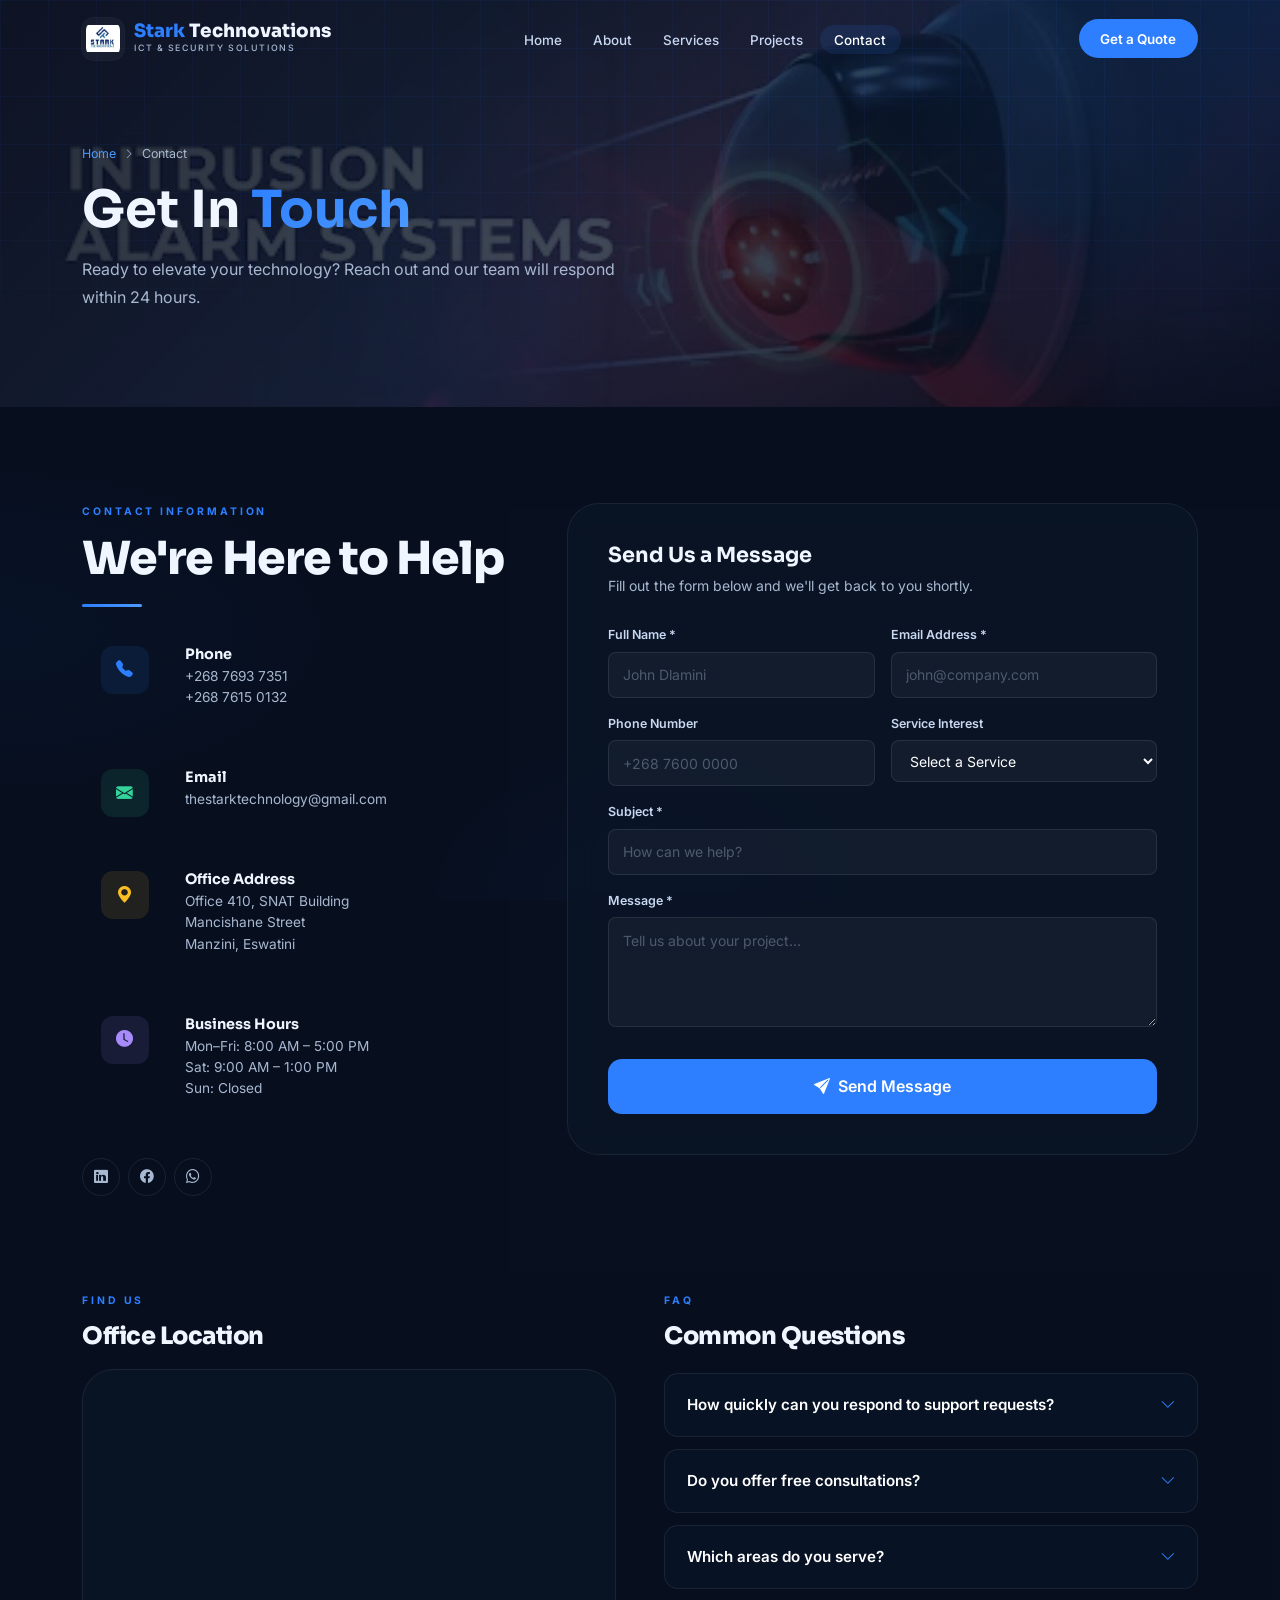
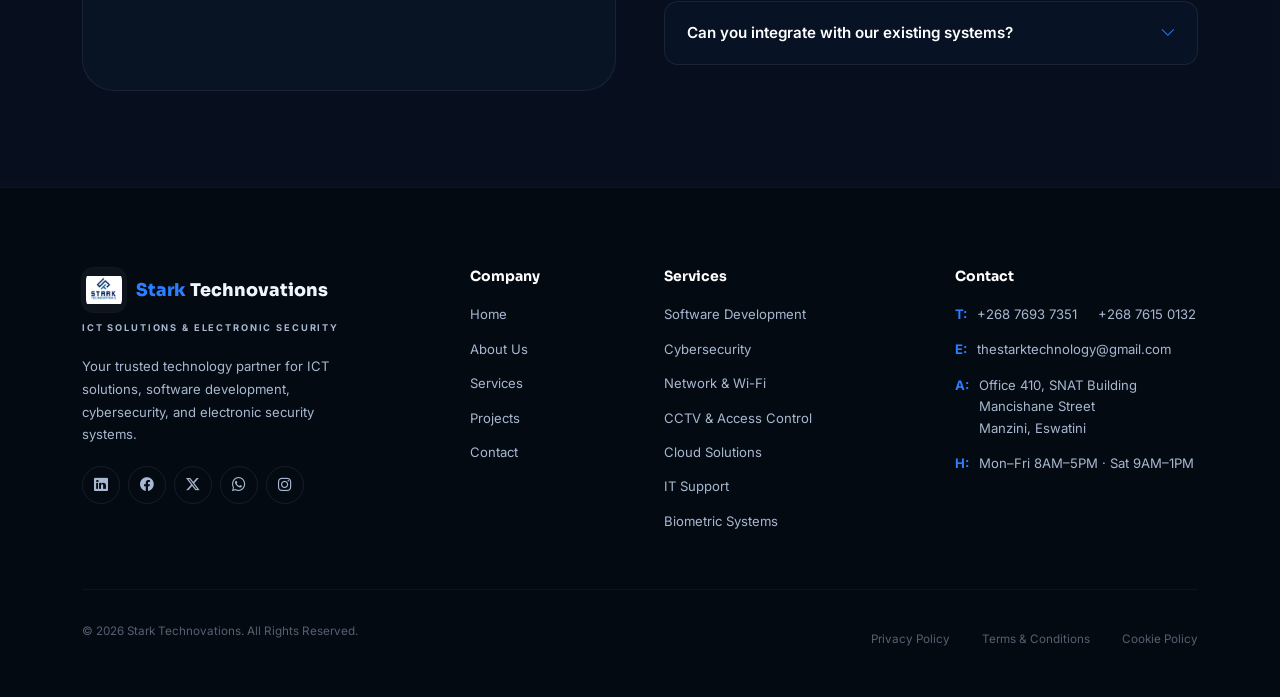
<file: contact.html>
<!DOCTYPE html>
<html lang="en">
<head>
<meta charset="UTF-8"/>
<meta name="viewport" content="width=device-width,initial-scale=1.0"/>
<meta name="description" content="Leading provider of CCTV systems, security solutions, ICT infrastructure, software development, networking, fire safety systems, and power backup solutions in Eswatini and Southern Africa."/>
<meta name="theme-color" content="#060d1a"/>
<title>STARK TECHNOVATIONS | Security & Technology Solutions</title>
<link rel="preconnect" href="https://fonts.googleapis.com"/>
<link rel="preconnect" href="https://fonts.gstatic.com" crossorigin/>
<link href="https://fonts.googleapis.com/css2?family=Inter:wght@300;400;500;600;700&family=Sora:wght@600;700;800&display=swap" rel="stylesheet"/>
<link href="https://cdn.jsdelivr.net/npm/bootstrap@5.3.3/dist/css/bootstrap.min.css" rel="stylesheet"/>
<link href="https://cdn.jsdelivr.net/npm/bootstrap-icons@1.11.3/font/bootstrap-icons.min.css" rel="stylesheet"/>
<link rel="stylesheet" href="css/style.css"/>
<link rel="stylesheet" href="css/animations.css"/>
<link rel="stylesheet" href="css/responsive.css"/>
</head>
<body data-page="contact">

<div id="scrollProgress"></div>

<nav id="mainNav" aria-label="Main navigation">
<div class="container">
<div class="d-flex align-items-center justify-content-between gap-3">
  <a href="index.html" class="nav-brand text-decoration-none">
    <img src="images/logo.PNG" alt="Stark Technovations"/>
    <div><div class="brand-text"><span>Stark</span> Technovations</div><span class="brand-sub">ICT & Security Solutions</span></div>
  </a>
  <ul class="nav-links-desk mb-0 d-none d-xl-flex">
    <li><a href="index.html" data-page="home">Home</a></li>
    <li><a href="about.html" data-page="about">About</a></li>
    <li><a href="services.html" data-page="services">Services</a></li>
    <li><a href="projects.html" data-page="projects">Projects</a></li>
    <li><a href="contact.html" data-page="contact">Contact</a></li>
  </ul>
  <div class="d-flex align-items-center gap-2">
    <a href="contact.html" class="btn-nav nav-cta-desk d-none d-lg-inline-block">Get a Quote</a>
    <button class="nav-tog d-xl-none" id="navTog" aria-label="Open menu"><i class="bi bi-list" style="font-size:1.3rem;display:block;"></i></button>
  </div>
</div>
</div>
</nav>

<div id="mobMenu" role="dialog" aria-modal="true">
  <button id="mobClose" aria-label="Close"><i class="bi bi-x-lg" style="font-size:1.2rem;display:block;"></i></button>
  <ul class="mob-links">
    <li><a href="index.html" data-page="home">Home <i class="bi bi-chevron-right"></i></a></li>
    <li><a href="about.html" data-page="about">About <i class="bi bi-chevron-right"></i></a></li>
    <li><a href="services.html" data-page="services">Services <i class="bi bi-chevron-right"></i></a></li>
    <li><a href="projects.html" data-page="projects">Projects <i class="bi bi-chevron-right"></i></a></li>
    <li><a href="contact.html" data-page="contact">Contact <i class="bi bi-chevron-right"></i></a></li>
  </ul>
  <div class="mt-auto pt-3"><a href="contact.html" class="btn-primary d-flex align-items-center justify-content-center gap-2">Get a Quote <i class="bi bi-arrow-right"></i></a></div>
</div>

<section class="page-hero">
<div class="container position-relative page-hero-inner">
  <nav class="breadcrumb"><a href="index.html">Home</a><i class="bi bi-chevron-right" style="font-size:.65rem;"></i><span>Contact</span></nav>
  <h1>Get In <span class="page-hero-accent">Touch</span></h1>
  <p>Ready to elevate your technology? Reach out and our team will respond within 24 hours.</p>
</div>
</section>

<section id="contact">
<div class="container">
  <div class="row g-5">
    <div class="col-lg-5" data-aos="fade-right">
      <span class="section-label">Contact Information</span>
      <h2 class="section-title">We're Here to Help</h2>
      <div class="glow-divider"></div>
      <div class="d-flex flex-column gap-2 mb-4">
        <div class="c-info-item"><div class="c-icon" style="background:rgba(45,127,255,.1);color:var(--electric);"><i class="bi bi-telephone-fill"></i></div><div><h5>Phone</h5><p>+268 7693 7351<br>+268 7615 0132</p></div></div>
        <div class="c-info-item"><div class="c-icon" style="background:rgba(52,211,153,.1);color:#34d399;"><i class="bi bi-envelope-fill"></i></div><div><h5>Email</h5><p>thestarktechnology@gmail.com</p></div></div>
        <div class="c-info-item"><div class="c-icon" style="background:rgba(251,191,36,.1);color:#fbbf24;"><i class="bi bi-geo-alt-fill"></i></div><div><h5>Office Address</h5><p>Office 410, SNAT Building<br>Mancishane Street<br>Manzini, Eswatini</p></div></div>
        <div class="c-info-item"><div class="c-icon" style="background:rgba(167,139,250,.1);color:#a78bfa;"><i class="bi bi-clock-fill"></i></div><div><h5>Business Hours</h5><p>Mon–Fri: 8:00 AM – 5:00 PM<br>Sat: 9:00 AM – 1:00 PM<br>Sun: Closed</p></div></div>
      </div>
      <div class="d-flex gap-2">
        <a href="#" class="social-link" aria-label="LinkedIn"><i class="bi bi-linkedin"></i></a>
        <a href="#" class="social-link" aria-label="Facebook"><i class="bi bi-facebook"></i></a>
        <a href="#" class="social-link" aria-label="WhatsApp"><i class="bi bi-whatsapp"></i></a>
      </div>
    </div>

    <div class="col-lg-7" data-aos="fade-left">
      <div class="c-form-wrap">
        <h3 style="font-family:var(--font-display);font-size:1.3rem;font-weight:700;margin-bottom:.35rem;">Send Us a Message</h3>
        <p style="font-size:.875rem;color:var(--silver);margin-bottom:1.75rem;">Fill out the form below and we'll get back to you shortly.</p>
        <form id="contactForm" novalidate>
          <div class="row g-3 mb-3">
            <div class="col-sm-6"><label class="f-label" for="fName">Full Name *</label><input id="fName" name="name" type="text" class="f-input" placeholder="John Dlamini" required/><div class="f-error">Please enter your name.</div></div>
            <div class="col-sm-6"><label class="f-label" for="fEmail">Email Address *</label><input id="fEmail" name="email" type="email" class="f-input" placeholder="john@company.com" required/><div class="f-error">Please enter a valid email.</div></div>
          </div>
          <div class="row g-3 mb-3">
            <div class="col-sm-6"><label class="f-label" for="fPhone">Phone Number</label><input id="fPhone" name="phone" type="tel" class="f-input" placeholder="+268 7600 0000"/></div>
            <div class="col-sm-6"><label class="f-label" for="fService">Service Interest</label><select id="fService" name="service" class="f-input"><option value="">Select a Service</option><option>General Inquiry</option><option>Security Solutions</option><option>ICT Infrastructure</option><option>Software Development</option><option>Consultation Request</option></select></div>
          </div>
          <div class="mb-3"><label class="f-label" for="fSubject">Subject *</label><input id="fSubject" name="subject" type="text" class="f-input" placeholder="How can we help?" required/><div class="f-error">Please enter a subject.</div></div>
          <div class="mb-4"><label class="f-label" for="fMsg">Message *</label><textarea id="fMsg" name="message" class="f-input" placeholder="Tell us about your project…" required></textarea><div class="f-error">Please enter your message.</div></div>
          <button type="submit" class="btn-full"><i class="bi bi-send-fill"></i> Send Message</button>
          <div id="formSuccess" class="f-success"><i class="bi bi-check-circle-fill"></i> Your message has been sent! We'll be in touch shortly.</div>
        </form>
      </div>
    </div>
  </div>

  <div class="row mt-5 g-5">
    <div class="col-lg-6" data-aos="fade-up">
      <span class="section-label">Find Us</span>
      <h3 class="section-title" style="font-size:1.5rem;">Office Location</h3>
      <div class="map-wrap mt-3">
        <iframe title="Stark Technovations Map" src="https://maps.google.com/maps?q=Office+410+SNAT+Building+Mancishane+Street+Manzini+Eswatini&t=&z=15&ie=UTF8&iwloc=&output=embed" loading="lazy" allowfullscreen></iframe>
      </div>
    </div>
    <div class="col-lg-6" data-aos="fade-up" data-aos-delay="100">
      <span class="section-label">FAQ</span>
      <h3 class="section-title" style="font-size:1.5rem;">Common Questions</h3>
      <div class="mt-4">
        <div class="faq-item"><button class="faq-q" type="button">How quickly can you respond to support requests?<i class="bi bi-chevron-down"></i></button><div class="faq-a">Our standard response time is within 2 hours during business hours. Enterprise clients with SLA agreements receive priority 24/7 support.</div></div>
        <div class="faq-item"><button class="faq-q" type="button">Do you offer free consultations?<i class="bi bi-chevron-down"></i></button><div class="faq-a">Yes, we provide a complimentary initial consultation to assess your requirements and recommend the best approach for your project.</div></div>
        <div class="faq-item"><button class="faq-q" type="button">Which areas do you serve?<i class="bi bi-chevron-down"></i></button><div class="faq-a">We serve clients across Eswatini and the broader Southern African region, with on-site teams available for major installations.</div></div>
        <div class="faq-item"><button class="faq-q" type="button">Can you integrate with our existing systems?<i class="bi bi-chevron-down"></i></button><div class="faq-a">Absolutely. We specialize in integrating new solutions with legacy infrastructure, ensuring minimal disruption to your operations.</div></div>
      </div>
    </div>
  </div>
</div>
</section>

<footer>
      <div class="container">
        <div class="row g-5">

          <!-- Brand -->
          <div class="col-md-5 col-lg-4">
            <div class="footer-logo mb-2">
              <img src="images/logo.PNG" alt="Stark Technovations" />
              <div class="footer-brand"><span>Stark</span> Technovations</div>
            </div>
            <span style="font-size:.58rem;font-weight:700;letter-spacing:.2em;text-transform:uppercase;color:var(--silver);display:block;margin-bottom:1rem;">ICT Solutions & Electronic Security</span>
            <p class="footer-desc">Your trusted technology partner for ICT solutions, software development, cybersecurity, and electronic security systems.</p>
            <div class="d-flex gap-2 flex-wrap">
              <a href="#" class="social-link" aria-label="LinkedIn"><i class="bi bi-linkedin"></i></a>
              <a href="#" class="social-link" aria-label="Facebook"><i class="bi bi-facebook"></i></a>
              <a href="#" class="social-link" aria-label="Twitter/X"><i class="bi bi-twitter-x"></i></a>
              <a href="#" class="social-link" aria-label="WhatsApp"><i class="bi bi-whatsapp"></i></a>
              <a href="#" class="social-link" aria-label="Instagram"><i class="bi bi-instagram"></i></a>
            </div>
          </div>

          <!-- Quick Links -->
          <div class="col-6 col-lg-2 f-col">
            <h5>Company</h5>
            <ul class="f-links">
              <li><a href="index.html">Home</a></li>
              <li><a href="about.html">About Us</a></li>
              <li><a href="services.html">Services</a></li>
              <li><a href="projects.html">Projects</a></li>
              <li><a href="contact.html">Contact</a></li>
            </ul>
          </div>

          <!-- Services -->
          <div class="col-6 col-lg-3 f-col">
            <h5>Services</h5>
            <ul class="f-links">
              <li><a href="services.html">Software Development</a></li>
              <li><a href="services.html">Cybersecurity</a></li>
              <li><a href="services.html">Network & Wi-Fi</a></li>
              <li><a href="services.html">CCTV & Access Control</a></li>
              <li><a href="services.html">Cloud Solutions</a></li>
              <li><a href="services.html">IT Support</a></li>
              <li><a href="services.html">Biometric Systems</a></li>
            </ul>
          </div>

          <!-- Contact -->
          <div class="col-md-6 col-lg-3 f-col">
            <h5>Contact</h5>
            <div class="f-contact-item"><span class="l">T:</span><span>+268 7693 7351</span><br><span>+268 7615 0132</span></div>
            <div class="f-contact-item"><span class="l">E:</span><span>thestarktechnology@gmail.com</span></div>
            <div class="f-contact-item"><span class="l">A:</span><span>Office 410, SNAT Building<br>Mancishane Street<br>Manzini, Eswatini</span></div>
            <div class="f-contact-item"><span class="l">H:</span><span>Mon–Fri 8AM–5PM · Sat 9AM–1PM</span></div>
          </div>
        </div>

        <div class="f-bottom">
          <p>&copy; 2026 Stark Technovations. All Rights Reserved.</p>
          <div class="f-legal">
            <a href="#">Privacy Policy</a>
            <a href="#">Terms & Conditions</a>
            <a href="#">Cookie Policy</a>
          </div>
        </div>
      </div>
    </footer>

<button id="backTop" aria-label="Back to top"><i class="bi bi-chevron-up"></i></button>
<script src="https://cdn.jsdelivr.net/npm/bootstrap@5.3.3/dist/js/bootstrap.bundle.min.js"></script>
<script src="js/navbar.js"></script>
<script src="js/forms.js"></script>
<script src="js/animations.js"></script>
<script src="js/main.js"></script>
</body>
</html>
</file>
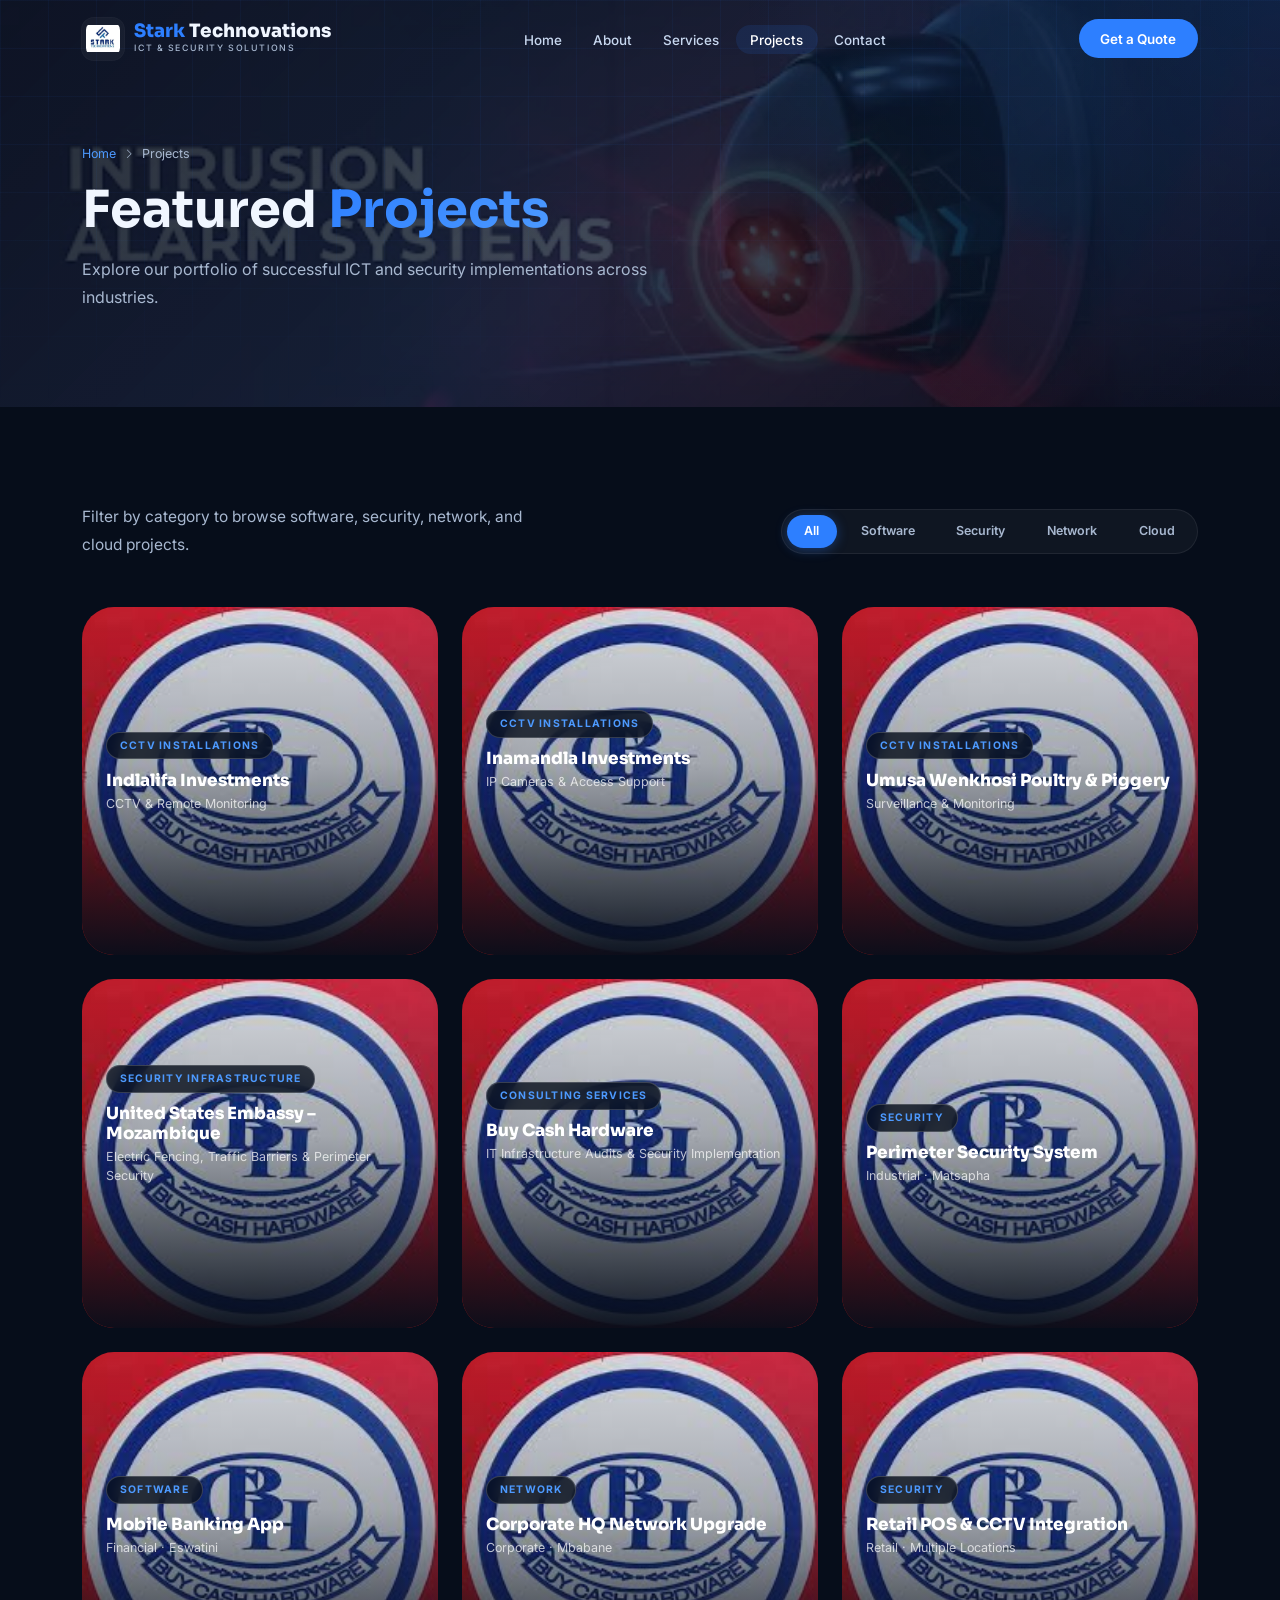
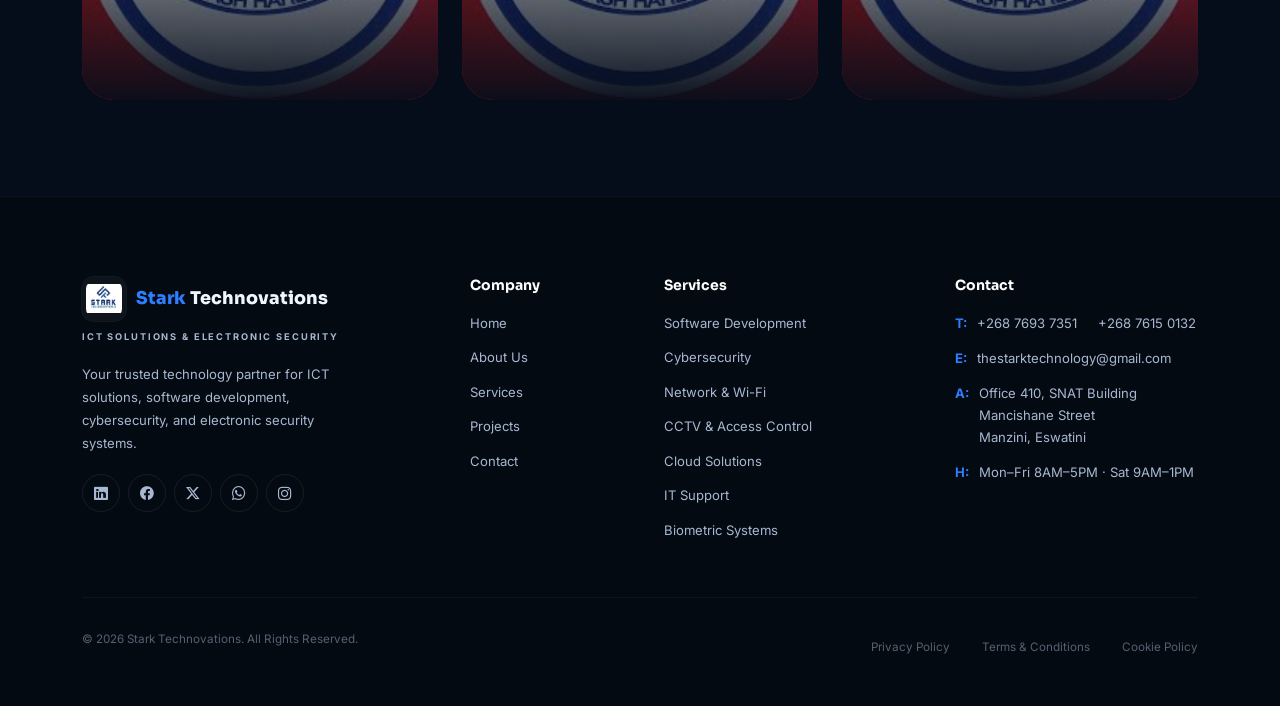
<file: projects.html>
<!DOCTYPE html>
<html lang="en">
<head>
<meta charset="UTF-8"/>
<meta name="viewport" content="width=device-width,initial-scale=1.0"/>
<meta name="description" content="Leading provider of CCTV systems, security solutions, ICT infrastructure, software development, networking, fire safety systems, and power backup solutions in Eswatini and Southern Africa."/>
<meta name="theme-color" content="#060d1a"/>
<title>STARK TECHNOVATIONS | Security & Technology Solutions</title>
<link rel="preconnect" href="https://fonts.googleapis.com"/>
<link rel="preconnect" href="https://fonts.gstatic.com" crossorigin/>
<link href="https://fonts.googleapis.com/css2?family=Inter:wght@300;400;500;600;700&family=Sora:wght@600;700;800&display=swap" rel="stylesheet"/>
<link href="https://cdn.jsdelivr.net/npm/bootstrap@5.3.3/dist/css/bootstrap.min.css" rel="stylesheet"/>
<link href="https://cdn.jsdelivr.net/npm/bootstrap-icons@1.11.3/font/bootstrap-icons.min.css" rel="stylesheet"/>
<link rel="stylesheet" href="css/style.css"/>
<link rel="stylesheet" href="css/animations.css"/>
<link rel="stylesheet" href="css/responsive.css"/>
</head>
<body data-page="projects">

<div id="scrollProgress"></div>

<nav id="mainNav" aria-label="Main navigation">
<div class="container">
<div class="d-flex align-items-center justify-content-between gap-3">
  <a href="index.html" class="nav-brand text-decoration-none">
    <img src="images/logo.PNG" alt="Stark Technovations"/>
    <div><div class="brand-text"><span>Stark</span> Technovations</div><span class="brand-sub">ICT & Security Solutions</span></div>
  </a>
  <ul class="nav-links-desk mb-0 d-none d-xl-flex">
    <li><a href="index.html" data-page="home">Home</a></li>
    <li><a href="about.html" data-page="about">About</a></li>
    <li><a href="services.html" data-page="services">Services</a></li>
    <li><a href="projects.html" data-page="projects">Projects</a></li>
    <li><a href="contact.html" data-page="contact">Contact</a></li>
  </ul>
  <div class="d-flex align-items-center gap-2">
    <a href="contact.html" class="btn-nav nav-cta-desk d-none d-lg-inline-block">Get a Quote</a>
    <button class="nav-tog d-xl-none" id="navTog" aria-label="Open menu"><i class="bi bi-list" style="font-size:1.3rem;display:block;"></i></button>
  </div>
</div>
</div>
</nav>

<div id="mobMenu" role="dialog" aria-modal="true">
  <button id="mobClose" aria-label="Close"><i class="bi bi-x-lg" style="font-size:1.2rem;display:block;"></i></button>
  <ul class="mob-links">
    <li><a href="index.html" data-page="home">Home <i class="bi bi-chevron-right"></i></a></li>
    <li><a href="about.html" data-page="about">About <i class="bi bi-chevron-right"></i></a></li>
    <li><a href="services.html" data-page="services">Services <i class="bi bi-chevron-right"></i></a></li>
    <li><a href="projects.html" data-page="projects">Projects <i class="bi bi-chevron-right"></i></a></li>
    <li><a href="contact.html" data-page="contact">Contact <i class="bi bi-chevron-right"></i></a></li>
  </ul>
  <div class="mt-auto pt-3"><a href="contact.html" class="btn-primary d-flex align-items-center justify-content-center gap-2">Get a Quote <i class="bi bi-arrow-right"></i></a></div>
</div>

<section class="page-hero">
<div class="container position-relative page-hero-inner">
  <nav class="breadcrumb"><a href="index.html">Home</a><i class="bi bi-chevron-right" style="font-size:.65rem;"></i><span>Projects</span></nav>
  <h1>Featured <span class="page-hero-accent">Projects</span></h1>
  <p>Explore our portfolio of successful ICT and security implementations across industries.</p>
</div>
</section>

<section id="portfolio">
<div class="container">
  <div class="d-flex flex-column flex-lg-row align-items-start align-items-lg-center justify-content-between gap-4 mb-5">
    <p class="section-desc mb-0" style="max-width:28rem;">Filter by category to browse software, security, network, and cloud projects.</p>
    <div class="filter-pills" data-aos="fade-up">
      <button class="fp active" data-filter="All">All</button>
      <button class="fp" data-filter="Software">Software</button>
      <button class="fp" data-filter="Security">Security</button>
      <button class="fp" data-filter="Network">Network</button>
      <button class="fp" data-filter="Cloud">Cloud</button>
    </div>
  </div>

  <div class="row g-4">
    <div class="col-sm-6 col-lg-4" data-aos="zoom-in">
      <div class="proj-card" data-cat="Security">
        <img src="images/projects/download.jpeg" alt="Project image placeholder" class="ph-blue" />
        <div class="proj-overlay"></div>
        <div class="proj-info">
          <span class="proj-cat">CCTV Installations</span>
          <div class="proj-name">Indlalifa Investments</div>
          <div class="proj-sub">CCTV & Remote Monitoring</div>
          <div class="proj-reveal">
            <p>Professional CCTV surveillance installation with reliable recording and remote monitoring support.</p>
            <a href="contact.html">Start a Project <i class="bi bi-arrow-right"></i></a>
          </div>
        </div>
      </div>
    </div>
    <div class="col-sm-6 col-lg-4" data-aos="zoom-in" data-aos-delay="50">
      <div class="proj-card" data-cat="Security">
        <img src="images/projects/download.jpeg" alt="Project image placeholder" class="ph-dark" />
        <div class="proj-overlay"></div>
        <div class="proj-info">
          <span class="proj-cat">CCTV Installations</span>
          <div class="proj-name">Inamandla Investments</div>
          <div class="proj-sub">IP Cameras & Access Support</div>
          <div class="proj-reveal">
            <p>IP camera installation with secure configuration for surveillance, access coordination, and monitoring.</p>
            <a href="contact.html">Start a Project <i class="bi bi-arrow-right"></i></a>
          </div>
        </div>
      </div>
    </div>
    <div class="col-sm-6 col-lg-4" data-aos="zoom-in" data-aos-delay="100">
      <div class="proj-card" data-cat="Security">
        <img src="images/projects/download.jpeg" alt="Project image placeholder" class="ph-blue" />
        <div class="proj-overlay"></div>
        <div class="proj-info">
          <span class="proj-cat">CCTV Installations</span>
          <div class="proj-name">Umusa Wenkhosi Poultry & Piggery</div>
          <div class="proj-sub">Surveillance & Monitoring</div>
          <div class="proj-reveal">
            <p>CCTV surveillance installation designed to protect operations and support remote viewing.</p>
            <a href="contact.html">Start a Project <i class="bi bi-arrow-right"></i></a>
          </div>
        </div>
      </div>
    </div>
    <div class="col-sm-6 col-lg-4" data-aos="zoom-in">
      <div class="proj-card" data-cat="Security">
        <img src="images/projects/download.jpeg" alt="Project image placeholder" class="ph-dark" />
        <div class="proj-overlay"></div>
        <div class="proj-info">
          <span class="proj-cat">Security Infrastructure</span>
          <div class="proj-name">United States Embassy – Mozambique</div>
          <div class="proj-sub">Electric Fencing, Traffic Barriers & Perimeter Security</div>
          <div class="proj-reveal">
            <p>Project included: electric fencing, traffic barrier systems, and advanced perimeter security.</p>
            <a href="contact.html">Start a Project <i class="bi bi-arrow-right"></i></a>
          </div>
        </div>
      </div>
    </div>
    <div class="col-sm-6 col-lg-4" data-aos="zoom-in" data-aos-delay="50">
      <div class="proj-card" data-cat="Software">
        <img src="images/projects/download.jpeg" alt="Project image placeholder" class="ph-blue" />
        <div class="proj-overlay"></div>
        <div class="proj-info">
          <span class="proj-cat">Consulting Services</span>
          <div class="proj-name">Buy Cash Hardware</div>
          <div class="proj-sub">IT Infrastructure Audits & Security Implementation</div>
          <div class="proj-reveal">
            <p>Provided: IT infrastructure audits, risk assessments, network design, and security implementation.</p>
            <a href="contact.html">Start a Project <i class="bi bi-arrow-right"></i></a>
          </div>
        </div>
      </div>
    </div>
    <div class="col-sm-6 col-lg-4" data-aos="zoom-in" data-aos-delay="100">
      <div class="proj-card" data-cat="Security">
        <img src="images/projects/download.jpeg" alt="Project image placeholder" class="ph-dark" />
        <div class="proj-overlay"></div>
        <div class="proj-info">
          <span class="proj-cat">Security</span>
          <div class="proj-name">Perimeter Security System</div>
          <div class="proj-sub">Industrial · Matsapha</div>
          <div class="proj-reveal">
            <p>Electric fence, CCTV, and alarm integration for a 20-acre estate.</p>
            <a href="contact.html">Start a Project <i class="bi bi-arrow-right"></i></a>
          </div>
        </div>
      </div>
    </div>
    <div class="col-sm-6 col-lg-4" data-aos="zoom-in">
      <div class="proj-card" data-cat="Software">
        <img src="images/projects/download.jpeg" alt="Project image placeholder" class="ph-blue" />
        <div class="proj-overlay"></div>
        <div class="proj-info">
          <span class="proj-cat">Software</span>
          <div class="proj-name">Mobile Banking App</div>
          <div class="proj-sub">Financial · Eswatini</div>
          <div class="proj-reveal">
            <p>Secure mobile banking with biometric login and real-time notifications.</p>
            <a href="contact.html">Start a Project <i class="bi bi-arrow-right"></i></a>
          </div>
        </div>
      </div>
    </div>
    <div class="col-sm-6 col-lg-4" data-aos="zoom-in" data-aos-delay="50">
      <div class="proj-card" data-cat="Network">
        <img src="images/projects/download.jpeg" alt="Project image placeholder" class="ph-dark" />
        <div class="proj-overlay"></div>
        <div class="proj-info">
          <span class="proj-cat">Network</span>
          <div class="proj-name">Corporate HQ Network Upgrade</div>
          <div class="proj-sub">Corporate · Mbabane</div>
          <div class="proj-reveal">
            <p>10G backbone, structured cabling, and redundant firewall architecture.</p>
            <a href="contact.html">Start a Project <i class="bi bi-arrow-right"></i></a>
          </div>
        </div>
      </div>
    </div>
    <div class="col-sm-6 col-lg-4" data-aos="zoom-in" data-aos-delay="100">
      <div class="proj-card" data-cat="Security">
        <img src="images/projects/download.jpeg" alt="Project image placeholder" class="ph-blue" />
        <div class="proj-overlay"></div>
        <div class="proj-info">
          <span class="proj-cat">Security</span>
          <div class="proj-name">Retail POS & CCTV Integration</div>
          <div class="proj-sub">Retail · Multiple Locations</div>
          <div class="proj-reveal">
            <p>Unified POS and surveillance across 12 retail outlets nationwide.</p>
            <a href="contact.html">Start a Project <i class="bi bi-arrow-right"></i></a>
          </div>
        </div>
      </div>
    </div>
  </div>
</div>
</section>

    <footer>
      <div class="container">
        <div class="row g-5">

          <!-- Brand -->
          <div class="col-md-5 col-lg-4">
            <div class="footer-logo mb-2">
              <img src="images/logo.PNG" alt="Stark Technovations" />
              <div class="footer-brand"><span>Stark</span> Technovations</div>
            </div>
            <span style="font-size:.58rem;font-weight:700;letter-spacing:.2em;text-transform:uppercase;color:var(--silver);display:block;margin-bottom:1rem;">ICT Solutions & Electronic Security</span>
            <p class="footer-desc">Your trusted technology partner for ICT solutions, software development, cybersecurity, and electronic security systems.</p>
            <div class="d-flex gap-2 flex-wrap">
              <a href="#" class="social-link" aria-label="LinkedIn"><i class="bi bi-linkedin"></i></a>
              <a href="#" class="social-link" aria-label="Facebook"><i class="bi bi-facebook"></i></a>
              <a href="#" class="social-link" aria-label="Twitter/X"><i class="bi bi-twitter-x"></i></a>
              <a href="#" class="social-link" aria-label="WhatsApp"><i class="bi bi-whatsapp"></i></a>
              <a href="#" class="social-link" aria-label="Instagram"><i class="bi bi-instagram"></i></a>
            </div>
          </div>

          <!-- Quick Links -->
          <div class="col-6 col-lg-2 f-col">
            <h5>Company</h5>
            <ul class="f-links">
              <li><a href="index.html">Home</a></li>
              <li><a href="about.html">About Us</a></li>
              <li><a href="services.html">Services</a></li>
              <li><a href="projects.html">Projects</a></li>
              <li><a href="contact.html">Contact</a></li>
            </ul>
          </div>

          <!-- Services -->
          <div class="col-6 col-lg-3 f-col">
            <h5>Services</h5>
            <ul class="f-links">
              <li><a href="services.html">Software Development</a></li>
              <li><a href="services.html">Cybersecurity</a></li>
              <li><a href="services.html">Network & Wi-Fi</a></li>
              <li><a href="services.html">CCTV & Access Control</a></li>
              <li><a href="services.html">Cloud Solutions</a></li>
              <li><a href="services.html">IT Support</a></li>
              <li><a href="services.html">Biometric Systems</a></li>
            </ul>
          </div>

          <!-- Contact -->
          <div class="col-md-6 col-lg-3 f-col">
            <h5>Contact</h5>
            <div class="f-contact-item"><span class="l">T:</span><span>+268 7693 7351</span><br><span>+268 7615 0132</span></div>
            <div class="f-contact-item"><span class="l">E:</span><span>thestarktechnology@gmail.com</span></div>
            <div class="f-contact-item"><span class="l">A:</span><span>Office 410, SNAT Building<br>Mancishane Street<br>Manzini, Eswatini</span></div>
            <div class="f-contact-item"><span class="l">H:</span><span>Mon–Fri 8AM–5PM · Sat 9AM–1PM</span></div>
          </div>
        </div>

        <div class="f-bottom">
          <p>&copy; 2026 Stark Technovations. All Rights Reserved.</p>
          <div class="f-legal">
            <a href="#">Privacy Policy</a>
            <a href="#">Terms & Conditions</a>
            <a href="#">Cookie Policy</a>
          </div>
        </div>
      </div>
    </footer>

    <!-- Back to Top -->
    <button id="backTop" aria-label="Back to top"><i class="bi bi-chevron-up"></i></button>

    <!-- Bootstrap JS -->
    <script src="https://cdn.jsdelivr.net/npm/bootstrap@5.3.3/dist/js/bootstrap.bundle.min.js"></script>
    <script src="js/navbar.js"></script>
    <script src="js/forms.js"></script>
    <script src="js/animations.js"></script>
    <script src="js/main.js"></script>

  </body>
</html>
</file>
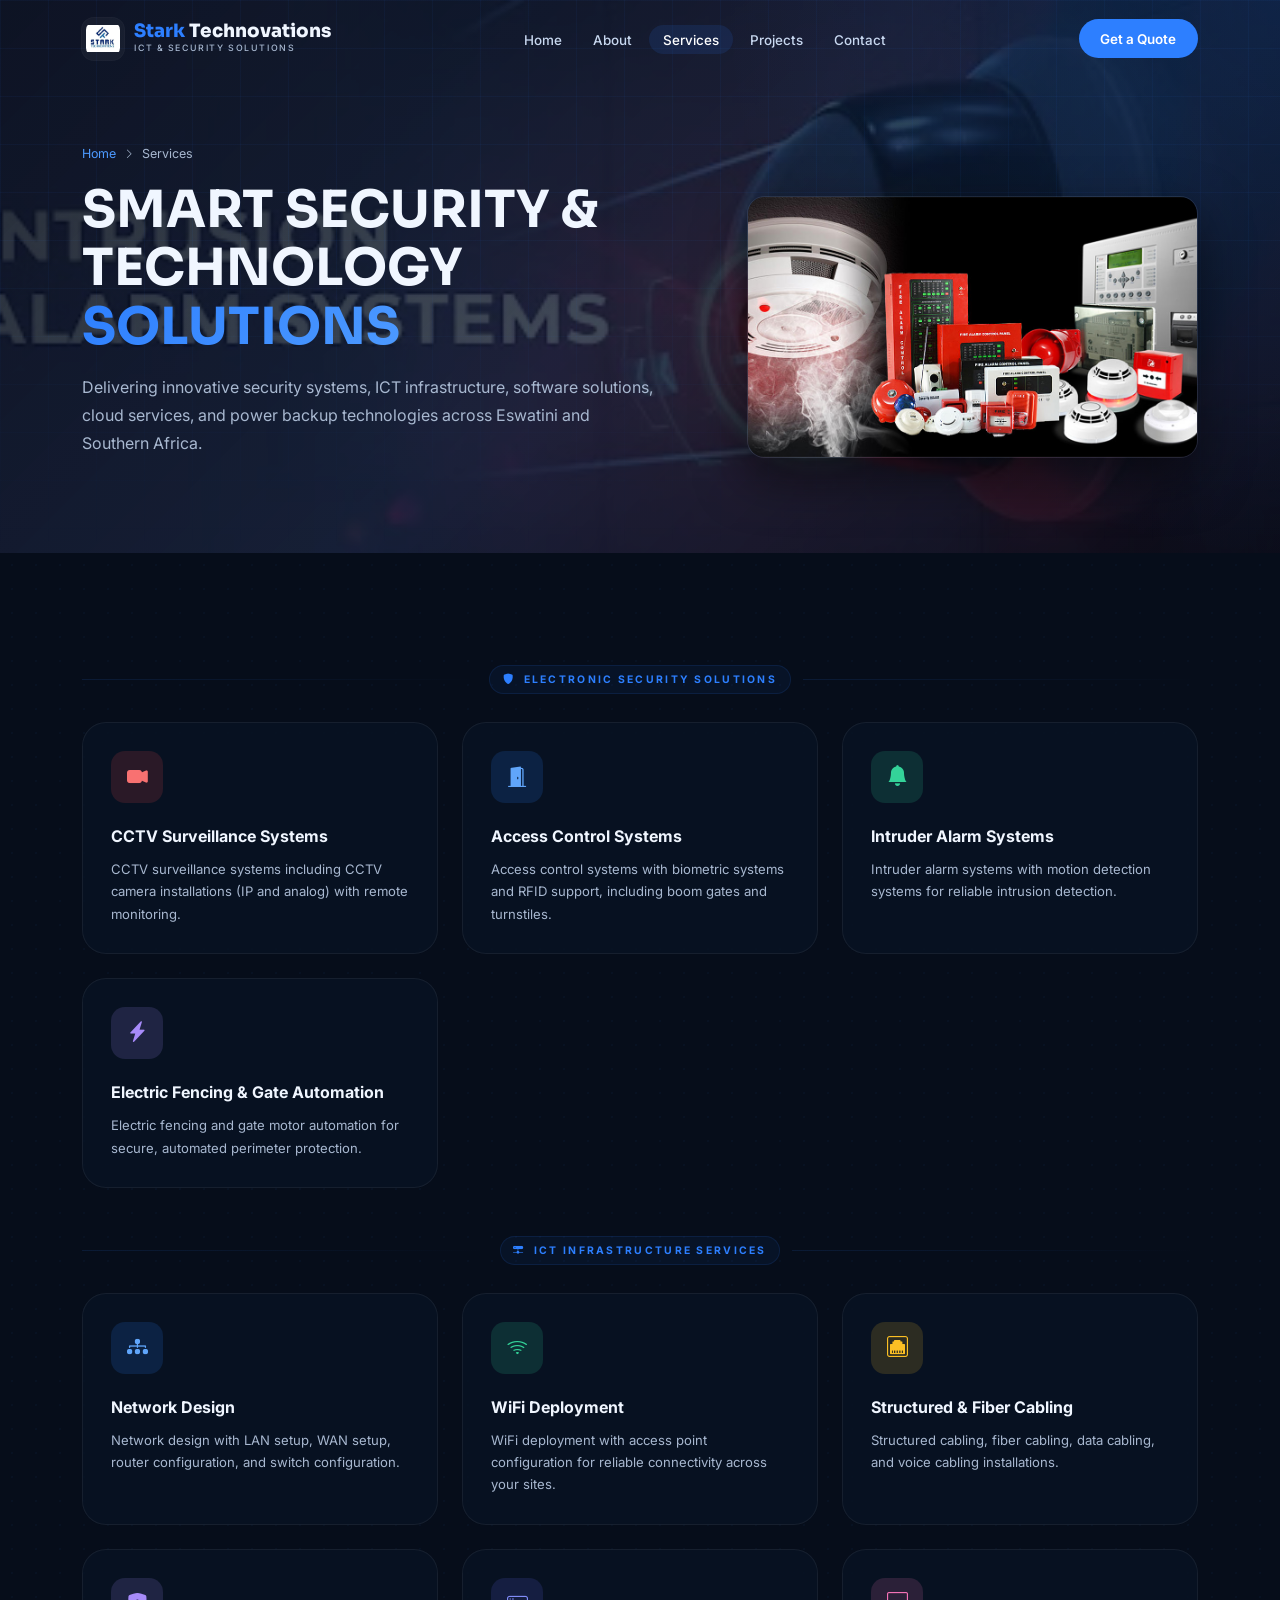
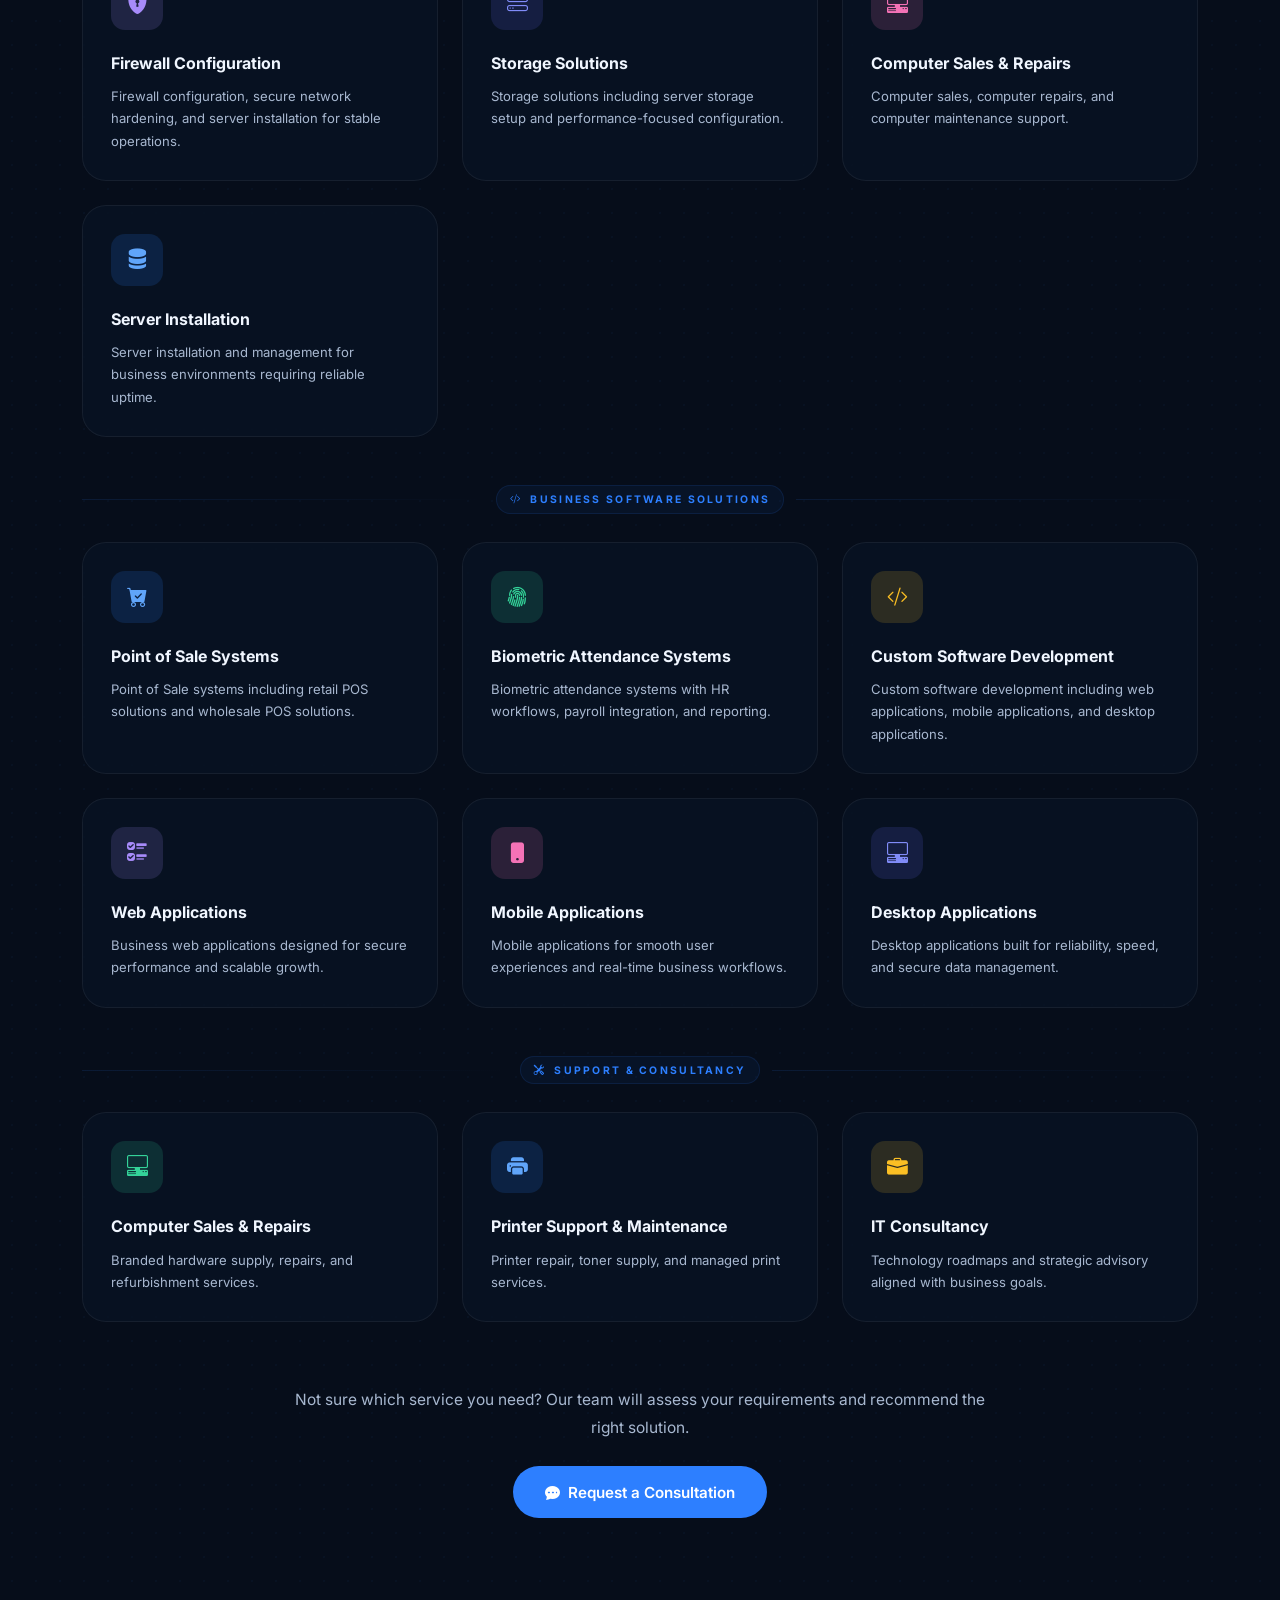
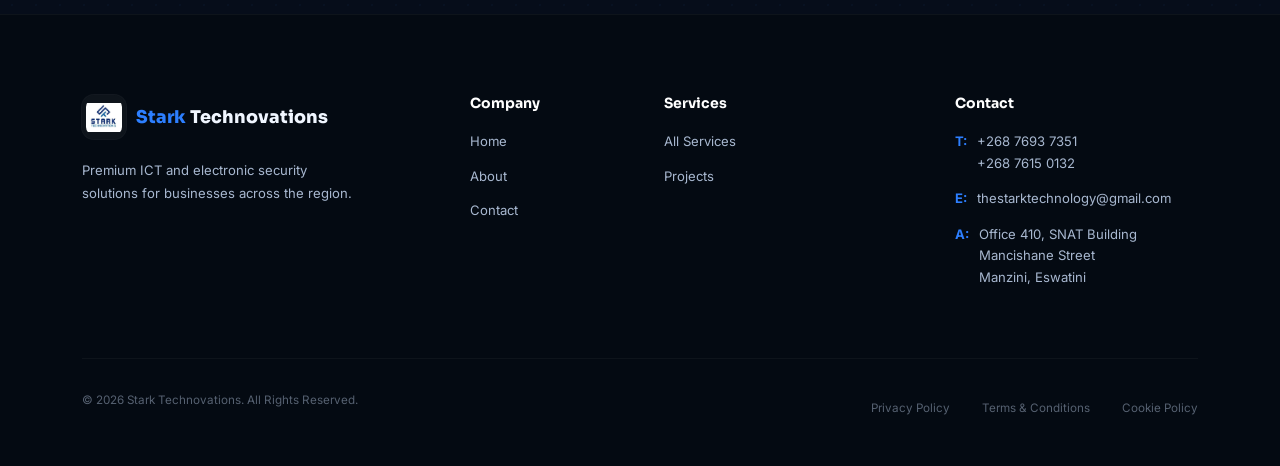
<file: services.html>
<!DOCTYPE html>
<html lang="en">
<head>
<meta charset="UTF-8"/>
<meta name="viewport" content="width=device-width,initial-scale=1.0"/>
<meta name="description" content="Leading provider of CCTV systems, security solutions, ICT infrastructure, software development, networking, fire safety systems, and power backup solutions in Eswatini and Southern Africa."/>
<meta name="theme-color" content="#060d1a"/>
<title>STARK TECHNOVATIONS | Security & Technology Solutions</title>
<link rel="preconnect" href="https://fonts.googleapis.com"/>
<link rel="preconnect" href="https://fonts.gstatic.com" crossorigin/>
<link href="https://fonts.googleapis.com/css2?family=Inter:wght@300;400;500;600;700&family=Sora:wght@600;700;800&display=swap" rel="stylesheet"/>
<link href="https://cdn.jsdelivr.net/npm/bootstrap@5.3.3/dist/css/bootstrap.min.css" rel="stylesheet"/>
<link href="https://cdn.jsdelivr.net/npm/bootstrap-icons@1.11.3/font/bootstrap-icons.min.css" rel="stylesheet"/>
<link rel="stylesheet" href="css/style.css"/>
<link rel="stylesheet" href="css/animations.css"/>
<link rel="stylesheet" href="css/responsive.css"/>
</head>
<body data-page="services">

<div id="scrollProgress"></div>

<nav id="mainNav" aria-label="Main navigation">
<div class="container">
<div class="d-flex align-items-center justify-content-between gap-3">
  <a href="index.html" class="nav-brand text-decoration-none">
    <img src="images/logo.PNG" alt="Stark Technovations"/>
    <div><div class="brand-text"><span>Stark</span> Technovations</div><span class="brand-sub">ICT & Security Solutions</span></div>
  </a>
  <ul class="nav-links-desk mb-0 d-none d-xl-flex">
    <li><a href="index.html" data-page="home">Home</a></li>
    <li><a href="about.html" data-page="about">About</a></li>
    <li><a href="services.html" data-page="services">Services</a></li>
    <li><a href="projects.html" data-page="projects">Projects</a></li>
    <li><a href="contact.html" data-page="contact">Contact</a></li>
  </ul>
  <div class="d-flex align-items-center gap-2">
    <a href="contact.html" class="btn-nav nav-cta-desk d-none d-lg-inline-block">Get a Quote</a>
    <button class="nav-tog d-xl-none" id="navTog" aria-label="Open menu"><i class="bi bi-list" style="font-size:1.3rem;display:block;"></i></button>
  </div>
</div>
</div>
</nav>

<div id="mobMenu" role="dialog" aria-modal="true">
  <button id="mobClose" aria-label="Close"><i class="bi bi-x-lg" style="font-size:1.2rem;display:block;"></i></button>
  <ul class="mob-links">
    <li><a href="index.html" data-page="home">Home <i class="bi bi-chevron-right"></i></a></li>
    <li><a href="about.html" data-page="about">About <i class="bi bi-chevron-right"></i></a></li>
    <li><a href="services.html" data-page="services">Services <i class="bi bi-chevron-right"></i></a></li>
    <li><a href="projects.html" data-page="projects">Projects <i class="bi bi-chevron-right"></i></a></li>
    <li><a href="contact.html" data-page="contact">Contact <i class="bi bi-chevron-right"></i></a></li>
  </ul>
  <div class="mt-auto pt-3"><a href="contact.html" class="btn-primary d-flex align-items-center justify-content-center gap-2">Get a Quote <i class="bi bi-arrow-right"></i></a></div>
</div>

<section class="page-hero">
<div class="container position-relative page-hero-inner">
  <nav class="breadcrumb"><a href="index.html">Home</a><i class="bi bi-chevron-right" style="font-size:.65rem;"></i><span>Services</span></nav>
  <div class="row align-items-center g-4">
    <div class="col-lg-7">
      <h1>SMART SECURITY & TECHNOLOGY <span class="page-hero-accent">SOLUTIONS</span></h1>
      <p>Delivering innovative security systems, ICT infrastructure, software solutions, cloud services, and power backup technologies across Eswatini and Southern Africa.</p>
    </div>
    <div class="col-lg-5 d-none d-lg-block">
      <div class="page-hero-media">
        <img src="images/services/ALARM.jpg" alt="Services hero" onerror="this.src='images/services/download.jpeg';this.style.objectFit='cover';" />
      </div>
    </div>
  </div>
</div>
</section>

<section id="services">
<div class="container">
  <div class="svc-category-header" data-aos="fade-up"><div class="svc-cat-line"></div><span class="svc-cat-label"><i class="bi bi-shield-fill me-1"></i> Electronic Security Solutions</span><div class="svc-cat-line"></div></div>
  <div class="row g-4 mb-5">
    <div class="col-sm-6 col-lg-4" data-aos="zoom-in"><div class="svc-card"><div class="svc-icon" style="background:rgba(239,68,68,.15);color:#f87171;"><i class="bi bi-camera-video-fill"></i></div><div class="svc-title">CCTV Surveillance Systems</div><div class="svc-desc">CCTV surveillance systems including CCTV camera installations (IP and analog) with remote monitoring.</div></div></div>
    <div class="col-sm-6 col-lg-4" data-aos="zoom-in" data-aos-delay="50"><div class="svc-card"><div class="svc-icon" style="background:rgba(45,127,255,.15);color:#60a5fa;"><i class="bi bi-door-open-fill"></i></div><div class="svc-title">Access Control Systems</div><div class="svc-desc">Access control systems with biometric systems and RFID support, including boom gates and turnstiles.</div></div></div>
    <div class="col-sm-6 col-lg-4" data-aos="zoom-in" data-aos-delay="100"><div class="svc-card"><div class="svc-icon" style="background:rgba(52,211,153,.15);color:#34d399;"><i class="bi bi-bell-fill"></i></div><div class="svc-title">Intruder Alarm Systems</div><div class="svc-desc">Intruder alarm systems with motion detection systems for reliable intrusion detection.</div></div></div>
    <div class="col-sm-6 col-lg-4" data-aos="zoom-in"><div class="svc-card"><div class="svc-icon" style="background:rgba(167,139,250,.15);color:#a78bfa;"><i class="bi bi-lightning-charge-fill"></i></div><div class="svc-title">Electric Fencing & Gate Automation</div><div class="svc-desc">Electric fencing and gate motor automation for secure, automated perimeter protection.</div></div></div>
  </div>

  <div class="svc-category-header" data-aos="fade-up"><div class="svc-cat-line"></div><span class="svc-cat-label"><i class="bi bi-hdd-network-fill me-1"></i> ICT Infrastructure Services</span><div class="svc-cat-line"></div></div>
  <div class="row g-4 mb-5">
    <div class="col-sm-6 col-lg-4" data-aos="zoom-in"><div class="svc-card"><div class="svc-icon" style="background:rgba(45,127,255,.15);color:#60a5fa;"><i class="bi bi-diagram-3-fill"></i></div><div class="svc-title">Network Design</div><div class="svc-desc">Network design with LAN setup, WAN setup, router configuration, and switch configuration.</div></div></div>
    <div class="col-sm-6 col-lg-4" data-aos="zoom-in" data-aos-delay="50"><div class="svc-card"><div class="svc-icon" style="background:rgba(52,211,153,.15);color:#34d399;"><i class="bi bi-wifi"></i></div><div class="svc-title">WiFi Deployment</div><div class="svc-desc">WiFi deployment with access point configuration for reliable connectivity across your sites.</div></div></div>
    <div class="col-sm-6 col-lg-4" data-aos="zoom-in" data-aos-delay="100"><div class="svc-card"><div class="svc-icon" style="background:rgba(251,191,36,.15);color:#fbbf24;"><i class="bi bi-ethernet"></i></div><div class="svc-title">Structured & Fiber Cabling</div><div class="svc-desc">Structured cabling, fiber cabling, data cabling, and voice cabling installations.</div></div></div>
    <div class="col-sm-6 col-lg-4" data-aos="zoom-in"><div class="svc-card"><div class="svc-icon" style="background:rgba(167,139,250,.15);color:#a78bfa;"><i class="bi bi-shield-lock-fill"></i></div><div class="svc-title">Firewall Configuration</div><div class="svc-desc">Firewall configuration, secure network hardening, and server installation for stable operations.</div></div></div>
    <div class="col-sm-6 col-lg-4" data-aos="zoom-in" data-aos-delay="50"><div class="svc-card"><div class="svc-icon" style="background:rgba(99,102,241,.15);color:#818cf8;"><i class="bi bi-hdd-stack"></i></div><div class="svc-title">Storage Solutions</div><div class="svc-desc">Storage solutions including server storage setup and performance-focused configuration.</div></div></div>
    <div class="col-sm-6 col-lg-4" data-aos="zoom-in" data-aos-delay="100"><div class="svc-card"><div class="svc-icon" style="background:rgba(244,114,182,.15);color:#f472b6;"><i class="bi bi-pc-display-horizontal"></i></div><div class="svc-title">Computer Sales & Repairs</div><div class="svc-desc">Computer sales, computer repairs, and computer maintenance support.</div></div></div>
    <div class="col-sm-6 col-lg-4" data-aos="zoom-in"><div class="svc-card"><div class="svc-icon" style="background:rgba(45,127,255,.15);color:#60a5fa;"><i class="bi bi-server"></i></div><div class="svc-title">Server Installation</div><div class="svc-desc">Server installation and management for business environments requiring reliable uptime.</div></div></div>
  </div>

  <div class="svc-category-header" data-aos="fade-up"><div class="svc-cat-line"></div><span class="svc-cat-label"><i class="bi bi-code-slash me-1"></i> Business Software Solutions</span><div class="svc-cat-line"></div></div>
  <div class="row g-4 mb-5">
    <div class="col-sm-6 col-lg-4" data-aos="zoom-in"><div class="svc-card"><div class="svc-icon" style="background:rgba(45,127,255,.15);color:#60a5fa;"><i class="bi bi-cart-check-fill"></i></div><div class="svc-title">Point of Sale Systems</div><div class="svc-desc">Point of Sale systems including retail POS solutions and wholesale POS solutions.</div></div></div>
    <div class="col-sm-6 col-lg-4" data-aos="zoom-in" data-aos-delay="50"><div class="svc-card"><div class="svc-icon" style="background:rgba(52,211,153,.15);color:#34d399;"><i class="bi bi-fingerprint"></i></div><div class="svc-title">Biometric Attendance Systems</div><div class="svc-desc">Biometric attendance systems with HR workflows, payroll integration, and reporting.</div></div></div>
    <div class="col-sm-6 col-lg-4" data-aos="zoom-in" data-aos-delay="100"><div class="svc-card"><div class="svc-icon" style="background:rgba(251,191,36,.15);color:#fbbf24;"><i class="bi bi-code-slash"></i></div><div class="svc-title">Custom Software Development</div><div class="svc-desc">Custom software development including web applications, mobile applications, and desktop applications.</div></div></div>
    <div class="col-sm-6 col-lg-4" data-aos="zoom-in"><div class="svc-card"><div class="svc-icon" style="background:rgba(167,139,250,.15);color:#a78bfa;"><i class="bi bi-ui-checks"></i></div><div class="svc-title">Web Applications</div><div class="svc-desc">Business web applications designed for secure performance and scalable growth.</div></div></div>
    <div class="col-sm-6 col-lg-4" data-aos="zoom-in" data-aos-delay="50"><div class="svc-card"><div class="svc-icon" style="background:rgba(244,114,182,.15);color:#f472b6;"><i class="bi bi-phone-fill"></i></div><div class="svc-title">Mobile Applications</div><div class="svc-desc">Mobile applications for smooth user experiences and real-time business workflows.</div></div></div>
    <div class="col-sm-6 col-lg-4" data-aos="zoom-in" data-aos-delay="100"><div class="svc-card"><div class="svc-icon" style="background:rgba(99,102,241,.15);color:#818cf8;"><i class="bi bi-pc-display-horizontal"></i></div><div class="svc-title">Desktop Applications</div><div class="svc-desc">Desktop applications built for reliability, speed, and secure data management.</div></div></div>
  </div>

  <div class="svc-category-header" data-aos="fade-up"><div class="svc-cat-line"></div><span class="svc-cat-label"><i class="bi bi-tools me-1"></i> Support & Consultancy</span><div class="svc-cat-line"></div></div>
  <div class="row g-4">
    <div class="col-sm-6 col-lg-4" data-aos="zoom-in"><div class="svc-card"><div class="svc-icon" style="background:rgba(52,211,153,.15);color:#34d399;"><i class="bi bi-pc-display-horizontal"></i></div><div class="svc-title">Computer Sales & Repairs</div><div class="svc-desc">Branded hardware supply, repairs, and refurbishment services.</div></div></div>
    <div class="col-sm-6 col-lg-4" data-aos="zoom-in" data-aos-delay="50"><div class="svc-card"><div class="svc-icon" style="background:rgba(45,127,255,.15);color:#60a5fa;"><i class="bi bi-printer-fill"></i></div><div class="svc-title">Printer Support & Maintenance</div><div class="svc-desc">Printer repair, toner supply, and managed print services.</div></div></div>
    <div class="col-sm-6 col-lg-4" data-aos="zoom-in" data-aos-delay="100"><div class="svc-card"><div class="svc-icon" style="background:rgba(251,191,36,.15);color:#fbbf24;"><i class="bi bi-briefcase-fill"></i></div><div class="svc-title">IT Consultancy</div><div class="svc-desc">Technology roadmaps and strategic advisory aligned with business goals.</div></div></div>
  </div>

  <div class="text-center mt-5 pt-3" data-aos="fade-up">
    <p class="section-desc mx-auto mb-4">Not sure which service you need? Our team will assess your requirements and recommend the right solution.</p>
    <a href="contact.html" class="btn-primary"><i class="bi bi-chat-dots-fill"></i> Request a Consultation</a>
  </div>
</div>
</section>

<footer>
<div class="container">
  <div class="row g-5">
    <div class="col-md-5 col-lg-4">
      <div class="footer-logo mb-2"><img src="images/logo.PNG" alt="Stark Technovations"/><div class="footer-brand"><span>Stark</span> Technovations</div></div>
      <p class="footer-desc">Premium ICT and electronic security solutions for businesses across the region.</p>
    </div>
    <div class="col-6 col-lg-2 f-col"><h5>Company</h5><ul class="f-links"><li><a href="index.html">Home</a></li><li><a href="about.html">About</a></li><li><a href="contact.html">Contact</a></li></ul></div>
    <div class="col-6 col-lg-3 f-col"><h5>Services</h5><ul class="f-links"><li><a href="services.html">All Services</a></li><li><a href="projects.html">Projects</a></li></ul></div>
    <div class="col-md-6 col-lg-3 f-col"><h5>Contact</h5><div class="f-contact-item"><span class="l">T:</span><span>+268 7693 7351<br/>+268 7615 0132</span></div><div class="f-contact-item"><span class="l">E:</span><span>thestarktechnology@gmail.com</span></div><div class="f-contact-item"><span class="l">A:</span><span>Office 410, SNAT Building<br/>Mancishane Street<br/>Manzini, Eswatini</span></div></div>
  </div>
        <div class="f-bottom">
          <p>&copy; 2026 Stark Technovations. All Rights Reserved.</p>
          <div class="f-legal">
            <a href="#">Privacy Policy</a>
            <a href="#">Terms & Conditions</a>
            <a href="#">Cookie Policy</a>
          </div>
        </div>
      </div>
    </footer>

    <!-- Back to Top -->
    <button id="backTop" aria-label="Back to top"><i class="bi bi-chevron-up"></i></button>
    <script src="https://cdn.jsdelivr.net/npm/bootstrap@5.3.3/dist/js/bootstrap.bundle.min.js"></script>
    <script src="js/navbar.js"></script>
<script src="js/forms.js"></script>
<script src="js/animations.js"></script>
<script src="js/main.js"></script>
</body>
</html>
</file>
<file: css/style.css>
/* ================================================================
   STARK TECHNOVATIONS – Main Stylesheet
   Design: Deep Navy · Royal Blue · Electric Blue · Premium
   ================================================================ */

@import url('https://fonts.googleapis.com/css2?family=Inter:wght@300;400;500;600;700&family=Sora:wght@600;700;800&display=swap');

/* ── Design Tokens ── */
:root {
  --navy:         #060d1a;
  --navy-2:       #0a1628;
  --navy-3:       #0d1f3c;
  --navy-4:       #112244;
  --royal:        #1a3a6e;
  --blue:         #1e54b7;
  --electric:     #2d7fff;
  --electric-2:   #4d9aff;
  --electric-glow:rgba(45,127,255,0.18);
  --silver:       #a8b8d0;
  --silver-2:     #c8d8f0;
  --white:        #f0f6ff;
  --charcoal:     #1c2d45;
  --border:       rgba(45,127,255,0.12);
  --border-2:     rgba(255,255,255,0.07);
  --card-bg:      rgba(10,22,40,0.6);
  --radius-sm:    0.5rem;
  --radius:       0.875rem;
  --radius-lg:    1.5rem;
  --radius-xl:    2rem;
  --radius-pill:  9999px;
  --shadow:       0 8px 40px rgba(0,0,0,0.5);
  --shadow-blue:  0 8px 40px rgba(45,127,255,0.2);
  --font-sans:    'Inter', system-ui, sans-serif;
  --font-display: 'Sora', 'Inter', sans-serif;
  --ease:         cubic-bezier(0.4,0,0.2,1);
  --ease-spring:  cubic-bezier(0.34,1.56,0.64,1);
}

/* ── Reset ── */
*,*::before,*::after{box-sizing:border-box;margin:0;padding:0}
html{scroll-behavior:smooth;font-size:16px}
body{
  background:var(--navy);
  color:var(--white);
  font-family:var(--font-sans);
  line-height:1.65;
  overflow-x:hidden;
  -webkit-font-smoothing:antialiased;
}
h1,h2,h3,h4,h5,h6{font-family:var(--font-display);font-weight:700;line-height:1.15}
a{text-decoration:none;color:inherit;transition:color .2s}
img{max-width:100%;display:block}
ul{list-style:none;padding:0;margin:0}
button,input,textarea,select{font-family:inherit}

/* Scrollbar */
::-webkit-scrollbar{width:6px}
::-webkit-scrollbar-track{background:var(--navy)}
::-webkit-scrollbar-thumb{background:var(--electric);border-radius:3px}

/* ── Scroll Progress ── */
#scrollProgress{position:fixed;top:0;left:0;height:2px;width:0;background:linear-gradient(90deg,var(--electric),var(--electric-2));z-index:9999;pointer-events:none;transition:width .08s linear}

/* ── Background Mesh ── */
body::before{
  content:'';position:fixed;inset:0;
  background:
    radial-gradient(ellipse 70% 40% at 80% 0%, rgba(45,127,255,0.1) 0%,transparent 60%),
    radial-gradient(ellipse 50% 35% at 0% 70%, rgba(30,84,183,0.08) 0%,transparent 55%),
    radial-gradient(ellipse 30% 30% at 50% 100%, rgba(45,127,255,0.05) 0%,transparent 60%);
  pointer-events:none;z-index:-1;
}

/* ================================================================
   NAVBAR
   ================================================================ */
#mainNav{
  position:fixed;top:0;left:0;right:0;z-index:1000;
  padding:1.1rem 0;
  transition:padding .4s var(--ease),background .4s,box-shadow .4s;
}
#mainNav.scrolled{
  padding:.6rem 0;
  background:rgba(6,13,26,.92);
  -webkit-backdrop-filter:blur(20px);
  backdrop-filter:blur(20px);
  border-bottom:1px solid var(--border);
  box-shadow:0 4px 32px rgba(0,0,0,.5);
}

.nav-brand{display:flex;align-items:center;gap:.65rem;flex-shrink:0}
.nav-brand img{width:42px;height:42px;object-fit:contain}

/* Rounded logo treatment — global (navbar + footer) */
img[src$="logo.PNG"],
.logo-rounded,
.nav-brand img,
.footer-logo img{
  border-radius:12px;
  background:rgba(255,255,255,.04);
  box-shadow:0 0 0 1px rgba(255,255,255,.06);
  padding:4px;
  transition:border-radius .3s var(--ease),box-shadow .3s,background .3s;
}
.nav-brand img:hover,
.footer-logo img:hover{box-shadow:0 0 0 1px rgba(45,127,255,.35),0 6px 20px rgba(45,127,255,.18)}
.brand-text{font-family:var(--font-display);font-size:1.15rem;font-weight:800;line-height:1}
.brand-text span{color:var(--electric)}
.brand-sub{font-size:.55rem;font-weight:500;letter-spacing:.18em;text-transform:uppercase;color:var(--silver);display:block;margin-top:1px}

.nav-links-desk{display:flex;align-items:center;gap:.15rem}
.nav-links-desk a{
  font-size:.84rem;font-weight:500;padding:.42rem .9rem;
  border-radius:var(--radius-pill);color:var(--silver-2);
  transition:color .2s,background .2s;white-space:nowrap;
}
.nav-links-desk a:hover,.nav-links-desk a.active{color:#fff;background:rgba(45,127,255,.12)}

.btn-nav{
  background:var(--electric);color:#fff;
  border-radius:var(--radius-pill);padding:.52rem 1.35rem;
  font-size:.84rem;font-weight:600;border:none;cursor:pointer;white-space:nowrap;
  transition:background .2s,transform .2s var(--ease-spring),box-shadow .2s;
  display:inline-block;
}
.btn-nav:hover{background:var(--electric-2);transform:translateY(-1px);box-shadow:var(--shadow-blue);color:#fff}

.nav-tog{
  display:none;background:rgba(255,255,255,.06);border:1px solid var(--border-2);
  border-radius:var(--radius-sm);color:#fff;cursor:pointer;padding:.45rem .55rem;line-height:0;
}
.nav-tog:hover{background:rgba(255,255,255,.1)}

/* Mobile Drawer */
#mobMenu{
  display:none;position:fixed;inset:0;z-index:999;
  background:rgba(6,13,26,.97);-webkit-backdrop-filter:blur(24px);backdrop-filter:blur(24px);
  flex-direction:column;padding:5.5rem 2rem 3rem;
}
#mobMenu.open{display:flex}
#mobClose{
  position:absolute;top:1.2rem;right:1.4rem;
  background:rgba(255,255,255,.06);border:1px solid var(--border-2);
  border-radius:var(--radius-sm);color:#fff;cursor:pointer;padding:.45rem .55rem;line-height:0;
}
.mob-links li{border-bottom:1px solid rgba(255,255,255,.05)}
.mob-links a{
  display:flex;align-items:center;justify-content:space-between;
  padding:1rem 0;font-family:var(--font-display);font-size:1.6rem;font-weight:700;color:#fff;
  transition:color .2s;
}
.mob-links a:hover{color:var(--electric)}

/* ================================================================
   BUTTONS
   ================================================================ */
.btn-primary{
  display:inline-flex;align-items:center;gap:.5rem;
  background:var(--electric);color:#fff;border-radius:var(--radius-pill);
  padding:.85rem 2rem;font-size:.95rem;font-weight:600;border:none;cursor:pointer;
  transition:background .2s,transform .2s var(--ease-spring),box-shadow .2s;
}
.btn-primary:hover{background:var(--electric-2);color:#fff;transform:translateY(-2px);box-shadow:var(--shadow-blue)}
.btn-ghost{
  display:inline-flex;align-items:center;gap:.5rem;
  background:rgba(255,255,255,.07);color:#fff;border-radius:var(--radius-pill);
  padding:.85rem 2rem;font-size:.95rem;font-weight:600;
  border:1px solid rgba(255,255,255,.12);cursor:pointer;
  transition:background .2s,transform .2s;
}
.btn-ghost:hover{background:rgba(255,255,255,.13);transform:translateY(-2px);color:#fff}
.btn-full{
  width:100%;display:flex;align-items:center;justify-content:center;gap:.5rem;
  background:var(--electric);color:#fff;border-radius:var(--radius);
  padding:.9rem;font-size:1rem;font-weight:600;border:none;cursor:pointer;
  transition:background .2s,transform .2s,box-shadow .2s;
}
.btn-full:hover{background:var(--electric-2);transform:translateY(-1px);box-shadow:var(--shadow-blue)}

/* ================================================================
   SHARED SECTION
   ================================================================ */
section{padding:6rem 0;position:relative}
.section-label{
  display:block;font-size:.65rem;font-weight:700;letter-spacing:.28em;
  text-transform:uppercase;color:var(--electric);margin-bottom:.85rem;
}
.section-title{
  font-size:clamp(1.9rem,4vw,2.85rem);font-weight:800;line-height:1.1;
  letter-spacing:-.02em;margin-bottom:1.25rem;
}
.section-desc{font-size:.97rem;color:var(--silver);line-height:1.8;max-width:44rem}

/* Divider glow */
.glow-divider{
  width:60px;height:3px;border-radius:2px;
  background:linear-gradient(90deg,var(--electric),var(--electric-2));
  margin:1.25rem 0;
}

/* ================================================================
   CARD BASE (Glassmorphism)
   ================================================================ */
.glass-card{
  background:var(--card-bg);
  border:1px solid var(--border-2);
  border-radius:var(--radius-lg);
  -webkit-backdrop-filter:blur(14px);backdrop-filter:blur(14px);
  transition:border-color .35s var(--ease),background .35s,transform .3s var(--ease-spring),box-shadow .3s;
  overflow:hidden;position:relative;
}
.glass-card:hover{
  border-color:var(--border);
  background:rgba(13,31,60,.7);
  transform:translateY(-8px);
  box-shadow:0 24px 64px rgba(0,0,0,.5),0 0 40px rgba(45,127,255,.1);
}
/* Top accent line on hover */
.glass-card::before{
  content:'';position:absolute;top:0;left:0;right:0;height:1px;
  background:linear-gradient(90deg,transparent,rgba(45,127,255,0),transparent);
  transition:background .4s;
}
.glass-card:hover::before{
  background:linear-gradient(90deg,transparent,rgba(45,127,255,.5),transparent);
}

/* ================================================================
   HERO SECTION
   ================================================================ */
#home, .hero-with-bg{
  min-height:100svh;display:flex;align-items:center;
  padding-top:7rem;overflow:hidden;position:relative;
}
.hero-bg-image{
  position:absolute;inset:0;
  background-size:cover;background-position:center;
  background-attachment:fixed;
  opacity:.45;
  filter:blur(2px);
}
.hero-with-bg::before{
  content:'';position:absolute;inset:0;
  background:linear-gradient(135deg,rgba(6,13,26,.65),rgba(10,22,40,.7));
  z-index:1;pointer-events:none;
}

/* Animated grid background */
.hero-grid{
  position:absolute;inset:0;
  background-image:
    linear-gradient(rgba(45,127,255,.06) 1px,transparent 1px),
    linear-gradient(90deg,rgba(45,127,255,.06) 1px,transparent 1px);
  background-size:48px 48px;
  mask-image:radial-gradient(ellipse 70% 80% at 60% 40%,black 0%,transparent 70%);
  -webkit-mask-image:radial-gradient(ellipse 70% 80% at 60% 40%,black 0%,transparent 70%);
  z-index:1;
}
/* Spotlight */
.hero-spotlight{
  position:absolute;inset:0;
  background:radial-gradient(ellipse 55% 65% at 70% 35%,rgba(45,127,255,.12) 0%,transparent 65%);
  pointer-events:none;
  z-index:1;
}

/* Floating tech nodes */
.hero-nodes{position:absolute;inset:0;pointer-events:none;overflow:hidden;z-index:1;}
.node{
  position:absolute;border-radius:50%;
  background:var(--electric);opacity:.15;filter:blur(1px);
  animation:nodeFloat 6s ease-in-out infinite;
}
.node:nth-child(1){width:6px;height:6px;top:25%;right:20%;animation-delay:0s}
.node:nth-child(2){width:4px;height:4px;top:60%;right:35%;animation-delay:-2s}
.node:nth-child(3){width:8px;height:8px;top:40%;right:55%;animation-delay:-4s}
.node:nth-child(4){width:5px;height:5px;top:75%;right:15%;animation-delay:-1s}
.node:nth-child(5){width:6px;height:6px;top:15%;right:45%;animation-delay:-3s}
@keyframes nodeFloat{0%,100%{transform:translateY(0) scale(1)}50%{transform:translateY(-15px) scale(1.2)}}

.hero-badge{
  display:inline-flex;align-items:center;gap:.55rem;
  padding:.32rem .9rem;border-radius:var(--radius-pill);
  background:rgba(45,127,255,.1);border:1px solid rgba(45,127,255,.22);
  font-size:.68rem;font-weight:700;letter-spacing:.15em;text-transform:uppercase;
  color:var(--electric-2);margin-bottom:1.6rem;
}
.badge-dot{
  width:7px;height:7px;border-radius:50%;background:var(--electric);
  animation:dotPulse 2s ease-in-out infinite;
}
@keyframes dotPulse{0%,100%{opacity:1;transform:scale(1)}50%{opacity:.4;transform:scale(1.5)}}

.hero-title{
  font-size:clamp(2.5rem,6.5vw,5rem);font-weight:800;line-height:1.05;
  letter-spacing:-.025em;margin-bottom:1.5rem;
}
.hero-title .gradient-word,
.gradient-word{
  background:linear-gradient(135deg,var(--electric) 0%,var(--electric-2) 50%,#90c8ff 100%);
  -webkit-background-clip:text;-webkit-text-fill-color:transparent;background-clip:text;color:transparent;
}
.hero-desc{
  font-size:1.05rem;color:var(--silver);line-height:1.8;
  max-width:36rem;margin-bottom:2.5rem;
}
.section-overlay{background:rgba(10,22,40,.5);}
.full-height-420{min-height:420px;width:100%;}
.value-heading{font-size:1.05rem;margin-bottom:.5rem;}
.value-desc{font-size:.85rem;color:var(--silver);}
.f-bottom-reset{margin-top:0;padding-top:0;border-top:none;}
.breadcrumb-icon{font-size:.65rem;}
.icon-bg-red{background:rgba(239,68,68,.15);color:#f87171;}
.icon-bg-blue{background:rgba(45,127,255,.15);color:#60a5fa;}
.icon-bg-green{background:rgba(52,211,153,.15);color:#34d399;}
.icon-bg-purple{background:rgba(167,139,250,.15);color:#a78bfa;}
.icon-bg-gold{background:rgba(251,191,36,.15);color:#fbbf24;}
.icon-bg-pink{background:rgba(244,114,182,.15);color:#f472b6;}
.icon-bg-indigo{background:rgba(99,102,241,.15);color:#818cf8;}
.hero-btns{display:flex;flex-wrap:wrap;gap:1rem;align-items:center}
.hero-trust{
  display:flex;flex-wrap:wrap;gap:1.5rem;margin-top:2.5rem;
  font-size:.72rem;font-weight:600;letter-spacing:.05em;color:var(--silver);
}
.hero-trust span{display:flex;align-items:center;gap:.4rem}
.hero-trust i{color:var(--electric);font-size:.85rem}

/* Hero right panel */
.hero-panel{
  background:rgba(10,22,40,.6);border:1px solid var(--border-2);
  border-radius:var(--radius-xl);-webkit-backdrop-filter:blur(16px);backdrop-filter:blur(16px);
  padding:2rem;height:100%;
}
.hero-panel-title{font-size:.72rem;font-weight:700;letter-spacing:.2em;text-transform:uppercase;color:var(--electric);margin-bottom:1.25rem}
.service-pill{
  display:flex;align-items:center;gap:.75rem;
  padding:.8rem 1rem;border-radius:var(--radius);
  border:1px solid rgba(255,255,255,.06);background:rgba(255,255,255,.03);
  margin-bottom:.6rem;
  transition:border-color .2s,background .2s,transform .2s;
  cursor:default;
}
.service-pill:hover{border-color:var(--border);background:rgba(45,127,255,.07);transform:translateX(4px)}
.service-pill i{width:32px;height:32px;border-radius:8px;background:rgba(45,127,255,.15);color:var(--electric);display:flex;align-items:center;justify-content:center;font-size:.9rem;flex-shrink:0}
.service-pill-text{font-size:.8rem;font-weight:600}
.service-pill-sub{font-size:.65rem;color:var(--silver);margin-top:1px}
.hero-status{display:flex;align-items:center;gap:.75rem;margin-top:1.75rem;padding-top:1.5rem;border-top:1px solid rgba(255,255,255,.06);}
.hero-status-dot{width:8px;height:8px;border-radius:50%;background:#4ade80;animation:dotPulse 2s infinite;flex-shrink:0;}
.hero-status-text{font-size:.72rem;font-weight:600;color:rgba(168,184,208,.7);}
.text-gradient{background:linear-gradient(135deg,var(--electric),var(--electric-2));-webkit-background-clip:text;-webkit-text-fill-color:transparent;background-clip:text;color:transparent;}
.top-layer{position:relative;z-index:1;}
.max-width-wrapper{max-width:56rem;margin:0 auto;}
.hero-image-frame{border-radius:18px;overflow:hidden;box-shadow:0 20px 50px rgba(0,0,0,.5);}
.hero-image-frame img{width:100%;height:260px;object-fit:cover;display:block;}
.footer-caption{font-size:.58rem;font-weight:700;letter-spacing:.2em;text-transform:uppercase;color:var(--silver);display:block;margin-bottom:1rem;}
.section-overlay{background:rgba(10,22,40,.5);}
.full-height-420{min-height:420px;width:100%;}
.value-heading{font-size:1.05rem;margin-bottom:.5rem;}
.value-desc{font-size:.85rem;color:var(--silver);}
.section-title-sm{font-size:1.5rem;}
.c-form-heading{font-family:var(--font-display);font-size:1.3rem;font-weight:700;margin-bottom:.35rem;}
.c-form-subtitle{font-size:.875rem;color:var(--silver);margin-bottom:1.75rem;}
.icon-blue{background:rgba(45,127,255,.15);color:#60a5fa;}
.icon-purple{background:rgba(167,139,250,.15);color:#a78bfa;}
.icon-green{background:rgba(52,211,153,.15);color:#34d399;}
.icon-gold{background:rgba(251,191,36,.15);color:#fbbf24;}
.icon-pink{background:rgba(244,114,182,.15);color:#f472b6;}
.icon-indigo{background:rgba(99,102,241,.15);color:#818cf8;}
.tag-pill{display:inline-flex;align-items:center;gap:.3rem;font-size:.65rem;padding:.2rem .6rem;border-radius:var(--radius-pill);border:1px solid transparent;white-space:nowrap;}
.tag-pill-blue{background:rgba(45,127,255,.08);border-color:rgba(45,127,255,.15);color:var(--electric-2);}
.tag-pill-purple{background:rgba(167,139,250,.08);border-color:rgba(167,139,250,.15);color:#c4b5fd;}
.tag-pill-green{background:rgba(52,211,153,.08);border-color:rgba(52,211,153,.15);color:#6ee7b7;}
.tag-pill-gold{background:rgba(251,191,36,.08);border-color:rgba(251,191,36,.15);color:#fbbf24;}
.tag-pill-pink{background:rgba(244,114,182,.08);border-color:rgba(244,114,182,.15);color:#f472b6;}
.tag-pill-indigo{background:rgba(99,102,241,.08);border-color:rgba(99,102,241,.15);color:#818cf8;}
.c-icon-blue{background:rgba(45,127,255,.1);color:var(--electric);}
.c-icon-green{background:rgba(52,211,153,.1);color:#34d399;}
.c-icon-gold{background:rgba(251,191,36,.1);color:#fbbf24;}
.c-icon-purple{background:rgba(167,139,250,.1);color:#a78bfa;}
.stats-gradient{background:linear-gradient(135deg,var(--navy-3),var(--blue));}
.team-avatar-fill{width:100%;height:100%;}

.nav-icon{font-size:1.3rem;display:block;}
.nav-icon-close{font-size:1.2rem;display:block;}
.breadcrumb-icon{font-size:.65rem;}

.svc-icon{width:3.25rem;height:3.25rem;display:flex;align-items:center;justify-content:center;border-radius:1rem;font-size:1.25rem;margin-bottom:1.25rem;}
.c-icon{width:3.25rem;height:3.25rem;display:flex;align-items:center;justify-content:center;border-radius:1rem;font-size:1.25rem;margin-right:1rem;}

.about-img{position:relative;z-index:0;width:100%;height:100%;object-fit:cover;border-radius:1rem;display:block;}

/* ================================================================
   ABOUT SECTION
   ================================================================ */
#about{background:rgba(255,255,255,.01)}
.about-img-wrap{
  position:relative;display:block;width:100%;max-width:100%;box-sizing:border-box;
  border-radius:var(--radius-xl);overflow:hidden;
  background:linear-gradient(135deg,#0a1628,#1a3a6e);
  min-height:420px;aspect-ratio:4/3;
}
.about-img-wrap img{position:relative;z-index:0;width:100%;height:100%;object-fit:cover;min-height:420px;display:block;}
.about-img-wrap .img-overlay{position:absolute;inset:0;z-index:1;background:linear-gradient(135deg,rgba(6,13,26,.6),rgba(30,84,183,.2))}
.about-stats-float{position:absolute;bottom:1.5rem;left:1.5rem;right:1.5rem;display:flex;gap:1rem;z-index:2;
  position:absolute;bottom:1.5rem;left:1.5rem;right:1.5rem;
  display:flex;gap:1rem;
}
.astat{
  flex:1;padding:1rem;border-radius:var(--radius);
  background:rgba(6,13,26,.85);border:1px solid var(--border);
  backdrop-filter:blur(12px);text-align:center;
}
.astat .num{font-family:var(--font-display);font-size:1.6rem;font-weight:800;color:var(--electric)}
.astat .lbl{font-size:.6rem;font-weight:700;letter-spacing:.12em;text-transform:uppercase;color:var(--silver);margin-top:2px}

.about-feature{
  display:flex;gap:.9rem;align-items:flex-start;
  padding:.9rem 1rem;border-radius:var(--radius);
  border:1px solid transparent;
  transition:border-color .2s,background .2s,transform .2s;cursor:default;
}
.about-feature:hover{border-color:var(--border);background:rgba(45,127,255,.05);transform:translateX(5px)}
.af-icon{
  width:40px;height:40px;border-radius:10px;background:rgba(45,127,255,.12);
  color:var(--electric);display:flex;align-items:center;justify-content:center;
  font-size:.95rem;flex-shrink:0;transition:background .2s;
}
.about-feature:hover .af-icon{background:var(--electric);color:#fff}
.af-title{font-size:.9rem;font-weight:700;margin-bottom:.2rem}
.af-desc{font-size:.8rem;color:var(--silver);line-height:1.55}

/* ================================================================
   SERVICES SECTION
   ================================================================ */
#services{background:var(--navy)}
#services::before{
  content:'';position:absolute;inset:0;
  background-image:radial-gradient(rgba(45,127,255,.035) 1px,transparent 1px);
  background-size:24px 24px;pointer-events:none;
}

.svc-card{
  height:100%;padding:1.75rem;border-radius:var(--radius-lg);
  background:rgba(10,22,40,.55);border:1px solid rgba(255,255,255,.06);
  backdrop-filter:blur(12px);
  transition:border-color .35s var(--ease),background .35s,transform .3s var(--ease-spring),box-shadow .3s;
  position:relative;overflow:hidden;cursor:default;
}
.svc-card::after{
  content:'';position:absolute;top:0;left:0;right:0;height:2px;
  background:linear-gradient(90deg,transparent,var(--electric),transparent);
  opacity:0;transition:opacity .4s;
}
.svc-card:hover{
  border-color:rgba(45,127,255,.25);
  background:rgba(13,31,60,.75);
  transform:translateY(-6px);
  box-shadow:0 20px 60px rgba(0,0,0,.45),0 0 40px rgba(45,127,255,.08);
}
.svc-card:hover::after{opacity:1}
.svc-icon{
  width:52px;height:52px;border-radius:14px;
  display:flex;align-items:center;justify-content:center;font-size:1.3rem;
  margin-bottom:1.25rem;
  transition:transform .3s var(--ease-spring);
}
.svc-card:hover .svc-icon{transform:scale(1.12) rotate(-6deg)}
.svc-title{font-size:1rem;font-weight:700;margin-bottom:.55rem;transition:color .2s}
.svc-card:hover .svc-title{color:var(--electric-2)}
.svc-desc{font-size:.82rem;color:var(--silver);line-height:1.7}

/* Category headers */
.svc-category-header{
  display:flex;align-items:center;gap:.75rem;margin-bottom:1.75rem;margin-top:1rem;
}
.svc-cat-line{flex:1;height:1px;background:linear-gradient(90deg,var(--border),transparent)}
.svc-cat-label{
  font-size:.65rem;font-weight:700;letter-spacing:.22em;text-transform:uppercase;
  color:var(--electric);white-space:nowrap;
  padding:.3rem .8rem;border:1px solid var(--border);border-radius:var(--radius-pill);
  background:rgba(45,127,255,.06);
}

/* ================================================================
   WHY CHOOSE US
   ================================================================ */
#why{background:rgba(10,22,40,.6)}
.why-card{
  padding:2rem;border-radius:var(--radius-lg);height:100%;
  background:rgba(6,13,26,.5);border:1px solid rgba(255,255,255,.06);
  text-align:center;
  transition:border-color .3s,transform .3s var(--ease-spring),box-shadow .3s;cursor:default;
}
.why-card:hover{border-color:var(--border);transform:translateY(-6px);box-shadow:0 20px 48px rgba(0,0,0,.4),var(--shadow-blue)}
.why-icon{
  width:68px;height:68px;border-radius:50%;margin:0 auto 1.25rem;
  background:rgba(45,127,255,.12);border:1px solid rgba(45,127,255,.2);
  display:flex;align-items:center;justify-content:center;font-size:1.5rem;color:var(--electric);
  transition:background .3s,border-color .3s,transform .3s;
}
.why-card:hover .why-icon{background:var(--electric);border-color:var(--electric);transform:scale(1.1);color:#fff}
.why-title{font-size:1rem;font-weight:700;margin-bottom:.5rem;transition:color .2s}
.why-card:hover .why-title{color:var(--electric-2)}
.why-desc{font-size:.82rem;color:var(--silver);line-height:1.65}

/* ================================================================
   STATS SECTION
   ================================================================ */
#stats{
  background:linear-gradient(135deg,var(--navy-3),var(--blue));
  overflow:hidden;padding:5rem 0;
}
#stats::before{
  content:'';position:absolute;inset:0;
  background-image:linear-gradient(rgba(255,255,255,.04) 1px,transparent 1px),
    linear-gradient(90deg,rgba(255,255,255,.04) 1px,transparent 1px);
  background-size:48px 48px;
}
#stats::after{
  content:'';position:absolute;
  top:50%;left:50%;width:800px;height:400px;
  transform:translate(-50%,-50%);
  background:radial-gradient(ellipse,rgba(255,255,255,.06) 0%,transparent 65%);
  pointer-events:none;
}
.stat-card{
  text-align:center;padding:2rem 1.5rem;position:relative;z-index:1;
  border-radius:var(--radius-lg);
  background:rgba(255,255,255,.06);border:1px solid rgba(255,255,255,.1);
  backdrop-filter:blur(8px);
  transition:background .3s,transform .3s var(--ease-spring);
}
.stat-card:hover{background:rgba(255,255,255,.1);transform:translateY(-4px)}
.stat-num{
  font-family:var(--font-display);font-size:clamp(2.5rem,5vw,3.8rem);
  font-weight:800;color:#fff;line-height:1;letter-spacing:-.02em;margin-bottom:.35rem;
}
.stat-label{font-size:.7rem;font-weight:700;text-transform:uppercase;letter-spacing:.18em;color:rgba(255,255,255,.65)}

/* ================================================================
   PORTFOLIO SECTION
   ================================================================ */
#portfolio{background:var(--navy)}
.filter-pills{
  display:flex;flex-wrap:wrap;gap:.4rem;
  background:rgba(255,255,255,.04);border:1px solid var(--border-2);
  border-radius:var(--radius-pill);padding:.3rem;width:fit-content;
}
.fp{
  padding:.38rem 1.1rem;border-radius:var(--radius-pill);
  font-size:.78rem;font-weight:600;cursor:pointer;border:none;
  background:transparent;color:var(--silver);
  transition:background .2s,color .2s,box-shadow .2s;
}
.fp.active,.fp:hover{background:var(--electric);color:#fff;box-shadow:0 2px 12px rgba(45,127,255,.35)}

.proj-card{
  position:relative;border-radius:var(--radius-xl);overflow:hidden;min-height:320px;cursor:pointer;
  display:flex;flex-direction:column;
}
.proj-card img{
  width:100%;height:100%;object-fit:cover;transition:transform .6s var(--ease);
  display:block;
}
.proj-card:hover img{transform:scale(1.07)}
.proj-overlay{
  position:absolute;inset:0;
  background:linear-gradient(to top,rgba(6,13,26,.96) 0%,rgba(6,13,26,.25) 55%,transparent 100%);
}
.proj-info{
  position:absolute;inset:0;padding:1.5rem;
  display:flex;flex-direction:column;justify-content:flex-end;z-index:1;
}
.proj-cat{
  width:fit-content;font-size:.65rem;font-weight:700;text-transform:uppercase;letter-spacing:.12em;
  padding:.26rem .8rem;border-radius:var(--radius-pill);
  background:rgba(6,13,26,.8);border:1px solid rgba(255,255,255,.18);
  color:var(--electric-2);backdrop-filter:blur(8px);margin-bottom:.7rem;
}
.proj-name{font-family:var(--font-display);font-size:1.05rem;font-weight:800;color:#fff;margin-bottom:.25rem;line-height:1.2}
.proj-sub{font-size:.78rem;color:rgba(255,255,255,.72);margin-bottom:.85rem;line-height:1.5}
.proj-reveal{
  opacity:0;transform:translateY(10px);
  transition:opacity .35s var(--ease),transform .35s;
  margin-top:.65rem;padding-top:.8rem;border-top:1px solid rgba(255,255,255,.08);
}
.proj-card:hover .proj-reveal{opacity:1;transform:translateY(0)}
.proj-reveal p{font-size:.8rem;color:rgba(255,255,255,.85);margin-bottom:.65rem;line-height:1.7}
.proj-reveal a{font-size:.78rem;font-weight:700;color:var(--electric-2);display:inline-flex;align-items:center;gap:.35rem}
.proj-card.hidden{display:none}

/* ================================================================
   INDUSTRIES SECTION
   ================================================================ */
#industries{background:rgba(10,22,40,.5)}
.ind-card{
  display:flex;flex-direction:column;align-items:center;text-align:center;
  padding:2rem 1.5rem;border-radius:var(--radius-lg);
  background:rgba(6,13,26,.5);border:1px solid rgba(255,255,255,.06);
  transition:border-color .3s,transform .3s var(--ease-spring),box-shadow .3s;cursor:default;
}
.ind-card:hover{border-color:var(--border);transform:translateY(-6px);box-shadow:0 16px 48px rgba(0,0,0,.4)}
.ind-icon{
  width:60px;height:60px;border-radius:14px;
  background:rgba(45,127,255,.1);border:1px solid rgba(45,127,255,.15);
  display:flex;align-items:center;justify-content:center;
  font-size:1.4rem;color:var(--electric);margin-bottom:1rem;
  transition:background .3s,transform .3s var(--ease-spring);
}
.ind-card:hover .ind-icon{background:var(--electric);color:#fff;transform:scale(1.12) rotate(-5deg)}
.ind-title{font-size:.95rem;font-weight:700;margin-bottom:.35rem;transition:color .2s}
.ind-card:hover .ind-title{color:var(--electric-2)}
.ind-desc{font-size:.78rem;color:var(--silver);line-height:1.55}

/* ================================================================
   TESTIMONIALS
   ================================================================ */
#testimonials{background:var(--navy)}
.t-track-outer{overflow:hidden;border-radius:var(--radius-xl)}
.t-track{display:flex;transition:transform .55s var(--ease)}
.t-slide{min-width:100%;padding:0 .5rem}
.t-card{
  padding:3rem;background:rgba(10,22,40,.7);
  border:1px solid rgba(255,255,255,.07);border-radius:var(--radius-xl);
  position:relative;overflow:hidden;
}
.t-card::before{
  content:'"';position:absolute;top:1rem;right:2rem;
  font-size:8rem;color:rgba(45,127,255,.07);line-height:1;pointer-events:none;
}
.t-avatar{width:72px;height:72px;border-radius:50%;overflow:hidden;border:2px solid rgba(45,127,255,.25);flex-shrink:0}
.t-avatar img{width:100%;height:100%;object-fit:cover}
.t-stars{display:flex;gap:.2rem;color:var(--electric);font-size:.85rem;margin-bottom:1rem}
.t-text{font-size:clamp(.95rem,2vw,1.15rem);color:rgba(240,246,255,.8);line-height:1.75;margin-bottom:1.75rem;font-style:italic}
.t-name{font-size:1rem;font-weight:700}
.t-role{font-size:.8rem;color:var(--electric-2);margin-top:.15rem}
.c-ctrl{
  width:48px;height:48px;border-radius:50%;background:rgba(10,22,40,.7);
  border:1px solid rgba(255,255,255,.1);display:flex;align-items:center;justify-content:center;
  cursor:pointer;color:#fff;font-size:1rem;
  transition:background .2s,border-color .2s;
}
.c-ctrl:hover{background:var(--electric);border-color:var(--electric)}
.c-dot{
  width:6px;height:6px;border-radius:3px;
  background:rgba(255,255,255,.2);border:none;cursor:pointer;
  transition:width .3s,background .3s;
}
.c-dot.active{width:24px;background:var(--electric)}

/* ================================================================
   CONTACT SECTION
   ================================================================ */
#contact{background:rgba(10,22,40,.4)}
.c-info-item{
  display:flex;gap:1.25rem;align-items:flex-start;padding:1.1rem;
  border-radius:var(--radius-lg);border:1px solid transparent;
  transition:border-color .2s,background .2s,transform .2s;cursor:default;
}
.c-info-item:hover{border-color:var(--border);background:rgba(45,127,255,.04);transform:translateX(5px)}
.c-icon{
  width:48px;height:48px;border-radius:12px;flex-shrink:0;
  display:flex;align-items:center;justify-content:center;font-size:1.05rem;
  transition:background .2s,color .2s;
}
.c-info-item:hover .c-icon{background:var(--electric) !important;color:#fff !important}
.c-info-item h5{font-size:.9rem;font-weight:700;margin-bottom:.2rem}
.c-info-item p{font-size:.855rem;color:var(--silver);line-height:1.55}
.c-form-wrap{
  padding:2.5rem;background:rgba(10,22,40,.6);
  border:1px solid var(--border-2);border-radius:var(--radius-xl);backdrop-filter:blur(14px);
}
.f-label{display:block;font-size:.78rem;font-weight:600;color:var(--silver-2);margin-bottom:.38rem}
.f-input{
  width:100%;background:rgba(255,255,255,.04);border:1px solid rgba(255,255,255,.09);
  border-radius:var(--radius-sm);padding:.65rem .9rem;color:#fff;font-size:.875rem;
  outline:none;transition:border-color .2s,background .2s,box-shadow .2s;
}
.f-input::placeholder{color:rgba(168,184,208,.4)}
.f-input:focus{border-color:var(--electric);background:rgba(45,127,255,.05);box-shadow:0 0 0 3px rgba(45,127,255,.12)}
textarea.f-input{min-height:110px;resize:vertical}
.f-error{font-size:.72rem;color:#f87171;margin-top:.3rem;display:none}
.f-input.error{border-color:#f87171}
.f-input.error + .f-error{display:block}
.f-success{
  padding:1rem;border-radius:var(--radius);background:rgba(34,197,94,.1);
  border:1px solid rgba(34,197,94,.2);color:#4ade80;
  font-size:.875rem;font-weight:600;text-align:center;
  display:none;margin-top:1rem;
}

/* ================================================================
   FOOTER
   ================================================================ */
footer{background:#040a12;padding:5rem 0 2.5rem;border-top:1px solid rgba(255,255,255,.04)}
.footer-logo{display:flex;align-items:center;gap:.65rem}
.footer-logo img{width:44px;height:44px;object-fit:contain}
.footer-brand{font-family:var(--font-display);font-size:1.1rem;font-weight:800}
.footer-brand span{color:var(--electric)}
.footer-desc{font-size:.82rem;color:var(--silver);line-height:1.75;max-width:17rem;margin:1.2rem 0}
.social-link{
  width:38px;height:38px;border-radius:50%;
  display:flex;align-items:center;justify-content:center;font-size:.85rem;
  border:1px solid rgba(255,255,255,.08);color:var(--silver);
  transition:background .2s,color .2s,border-color .2s,transform .2s var(--ease-spring);
}
.social-link:hover{background:var(--electric);color:#fff;border-color:var(--electric);transform:translateY(-3px)}
.f-col h5{font-size:.875rem;font-weight:700;margin-bottom:1.25rem;color:#fff}
.f-links{display:flex;flex-direction:column;gap:.8rem}
.f-links a{font-size:.82rem;color:var(--silver);display:flex;align-items:center;gap:0;transition:color .2s,gap .2s}
.f-links a::before{content:'→';font-size:.75rem;opacity:0;width:0;overflow:hidden;transition:width .2s,opacity .2s}
.f-links a:hover{color:var(--electric-2)}
.f-links a:hover::before{opacity:1;width:1rem}
.f-contact-item{display:flex;gap:.65rem;font-size:.82rem;color:var(--silver);margin-bottom:.85rem}
.f-contact-item .l{color:var(--electric);font-weight:700;flex-shrink:0}
.f-bottom{border-top:1px solid rgba(255,255,255,.04);margin-top:3.5rem;padding-top:2rem;display:flex;flex-wrap:wrap;justify-content:space-between;align-items:center;gap:1rem}
.f-bottom p{font-size:.73rem;color:rgba(168,184,208,.5)}
.f-legal{display:flex;gap:2rem}
.f-legal a{font-size:.73rem;color:rgba(168,184,208,.5);transition:color .2s}
.f-legal a:hover{color:var(--electric)}

/* Back-to-top */
#backTop{
  position:fixed;bottom:2rem;right:2rem;z-index:998;
  width:46px;height:46px;border-radius:50%;
  background:var(--electric);color:#fff;border:none;cursor:pointer;
  display:flex;align-items:center;justify-content:center;font-size:1.1rem;
  box-shadow:0 4px 20px rgba(45,127,255,.35);
  opacity:0;transform:translateY(16px);pointer-events:none;
  transition:opacity .3s,transform .3s var(--ease-spring);
}
#backTop.show{opacity:1;transform:translateY(0);pointer-events:auto}
#backTop:hover{background:var(--electric-2);transform:translateY(-2px) !important}

/* ================================================================
   INNER PAGE HERO
   ================================================================ */
.page-hero{
  padding:9rem 0 5rem;position:relative;overflow:hidden;isolation:isolate;
  background:
    linear-gradient(135deg,rgba(6,13,26,.88) 0%,rgba(10,22,40,.78) 50%,rgba(6,13,26,.9) 100%),
    url("../images/hero/intrusion-alarm.jpg") center/cover no-repeat;
}
.page-hero::before{
  content:'';position:absolute;inset:0;z-index:-1;
  background-image:
    linear-gradient(rgba(45,127,255,.05) 1px,transparent 1px),
    linear-gradient(90deg,rgba(45,127,255,.05) 1px,transparent 1px);
  background-size:48px 48px;
  -webkit-mask-image:linear-gradient(to bottom,black 40%,transparent 100%);
  mask-image:linear-gradient(to bottom,black 40%,transparent 100%);
}
.page-hero::after{
  content:'';position:absolute;inset:0;z-index:-1;
  background:radial-gradient(circle at top right,rgba(45,127,255,.16),transparent 40%);
  pointer-events:none;
}
.page-hero .container{position:relative;z-index:2}
.page-hero .breadcrumb{
  display:flex;align-items:center;gap:.5rem;flex-wrap:wrap;
  font-size:.78rem;color:var(--silver);margin-bottom:1rem;
}
.page-hero .breadcrumb a{color:var(--electric-2);transition:color .2s}
.page-hero .breadcrumb a:hover{color:#fff}
.page-hero h1{font-size:clamp(2rem,5vw,3.2rem);margin-bottom:1rem}
.page-hero p{font-size:1rem;color:var(--silver);max-width:36rem;line-height:1.75}
.page-hero-inner{z-index:2}
.page-hero-accent{
  background:linear-gradient(135deg,var(--electric),var(--electric-2));
  -webkit-background-clip:text;-webkit-text-fill-color:transparent;background-clip:text;color:transparent;
}
.page-hero-media{
  border-radius:1.1rem;overflow:hidden;box-shadow:0 20px 50px rgba(0,0,0,.5);
  border:1px solid rgba(255,255,255,.08);
}
.page-hero-media img{width:100%;height:260px;object-fit:cover;display:block}
.hero-content-shell{z-index:2}

/* FAQ Accordion */
.faq-item{
  border:1px solid var(--border-2);border-radius:var(--radius);
  background:rgba(10,22,40,.55);overflow:hidden;margin-bottom:.75rem;
  transition:border-color .3s;
}
.faq-item.open{border-color:var(--border)}
.faq-q{
  width:100%;display:flex;align-items:center;justify-content:space-between;gap:1rem;
  padding:1.15rem 1.35rem;background:transparent;border:none;color:#fff;
  font-size:.95rem;font-weight:600;text-align:left;cursor:pointer;
}
.faq-q i{color:var(--electric);transition:transform .3s var(--ease);flex-shrink:0}
.faq-item.open .faq-q i{transform:rotate(180deg)}
.faq-a{
  max-height:0;overflow:hidden;transition:max-height .4s var(--ease),padding .3s;
  padding:0 1.35rem;font-size:.875rem;color:var(--silver);line-height:1.75;
}
.faq-item.open .faq-a{max-height:200px;padding:0 1.35rem 1.25rem}

/* Map placeholder */
.map-wrap{
  border-radius:var(--radius-xl);overflow:hidden;border:1px solid var(--border-2);
  min-height:320px;background:rgba(10,22,40,.6);position:relative;
}
.map-wrap iframe{width:100%;height:320px;border:0;display:block;filter:grayscale(.3) contrast(1.1)}
.map-placeholder{
  display:flex;flex-direction:column;align-items:center;justify-content:center;
  min-height:320px;gap:.75rem;color:var(--silver);text-align:center;padding:2rem;
}
.map-placeholder i{font-size:2.5rem;color:var(--electric)}

/* Team cards */
.team-card{
  text-align:center;padding:2rem 1.5rem;border-radius:var(--radius-lg);
  background:rgba(10,22,40,.55);border:1px solid rgba(255,255,255,.06);
  transition:border-color .3s,transform .3s var(--ease-spring),box-shadow .3s;
}
.team-card:hover{border-color:var(--border);transform:translateY(-6px);box-shadow:var(--shadow-blue)}
.team-avatar{
  width:96px;height:96px;border-radius:50%;margin:0 auto 1.25rem;
  overflow:hidden;border:2px solid rgba(45,127,255,.25);
  background:linear-gradient(135deg,#0a1628,#1a3a6e);
}
.team-avatar img{width:100%;height:100%;object-fit:cover}
.team-name{font-size:1rem;font-weight:700;margin-bottom:.25rem}
.team-role{font-size:.8rem;color:var(--electric-2);margin-bottom:.75rem}
.team-bio{font-size:.82rem;color:var(--silver);line-height:1.65}

/* Values / timeline */
.value-card{
  padding:2rem;border-radius:var(--radius-lg);height:100%;
  background:rgba(6,13,26,.5);border:1px solid rgba(255,255,255,.06);
  transition:border-color .3s,transform .3s;
}
.value-card:hover{border-color:var(--border);transform:translateY(-4px)}
.value-num{
  font-family:var(--font-display);font-size:2rem;font-weight:800;
  color:rgba(45,127,255,.25);line-height:1;margin-bottom:1rem;
}

/* Placeholder image backgrounds */
.ph-dark{background:linear-gradient(135deg,#0a1628,#1a3a6e);min-height:300px}
.ph-blue{background:linear-gradient(135deg,#0d1f3c,#1e54b7);min-height:300px}
.ph-person{background:linear-gradient(135deg,#0a1628,#112244)}

/* ================================================================
   SPLASH SCREEN
   ================================================================ */
:root{--accent:#2d7fff}
#splash{
  position:fixed;inset:0;z-index:9999;background:#060d1a;
  display:flex;align-items:center;justify-content:center;
  transition:opacity .6s ease, visibility .6s ease;
}
#splash.hide{opacity:0;visibility:hidden;pointer-events:none}
.splash-inner{text-align:center;animation:splashIn .8s ease both}
.splash-logo{
  width:110px;height:110px;border-radius:50%;object-fit:contain;
  background:#0b1426;padding:12px;
  box-shadow:0 0 0 1px rgba(255,255,255,.06), 0 20px 50px rgba(0,0,0,.5);
  animation:splashPulse 1.6s ease-in-out infinite;
}
.splash-text{
  margin-top:14px;font-family:'Sora',sans-serif;font-weight:700;
  letter-spacing:.04em;color:var(--accent,#2d7fff);font-size:1.1rem;
}
.splash-text span{color:var(--electric-2,#4d9aff)}
.splash-spinner{
  width:36px;height:36px;border-radius:50%;margin:18px auto 0;
  border:3px solid rgba(255,255,255,.15);
  border-top-color:var(--accent,#2d7fff);
  animation:spin 1s linear infinite;
}
@keyframes splashIn{from{opacity:0;transform:scale(.85)}to{opacity:1;transform:scale(1)}}
@keyframes splashPulse{0%,100%{transform:scale(1)}50%{transform:scale(1.05)}}
@keyframes spin{to{transform:rotate(360deg)}}
@media (prefers-reduced-motion: reduce){
  #splash .splash-logo,
  #splash .splash-spinner,
  #splash .splash-inner{animation:none}
  #splash{transition:none}
}
</file>
<file: css/animations.css>
/* ================================================================
   STARK TECHNOVATIONS – Animations
   ================================================================ */

@keyframes nodeFloat{
  0%,100%{transform:translateY(0) scale(1)}
  50%{transform:translateY(-15px) scale(1.2)}
}
@keyframes dotPulse{
  0%,100%{opacity:1;transform:scale(1)}
  50%{opacity:.4;transform:scale(1.5)}
}

/* Scroll reveal (AOS) */
[data-aos]{
  opacity:0;
  transition-property:opacity,transform;
  transition-timing-function:var(--ease);
  transition-duration:.65s;
}
[data-aos="fade-up"]{transform:translateY(28px)}
[data-aos="fade-left"]{transform:translateX(36px)}
[data-aos="fade-right"]{transform:translateX(-36px)}
[data-aos="zoom-in"]{transform:scale(.9)}
[data-aos].in{opacity:1;transform:none}
[data-aos-delay="100"]{transition-delay:100ms}
[data-aos-delay="150"]{transition-delay:150ms}
[data-aos-delay="200"]{transition-delay:200ms}
[data-aos-delay="250"]{transition-delay:250ms}
[data-aos-delay="300"]{transition-delay:300ms}
[data-aos-delay="400"]{transition-delay:400ms}
[data-aos-delay="500"]{transition-delay:500ms}

/* Button pulse on hover */
.btn-primary:active{transform:scale(.97)}

/* Reduced motion */
@media(prefers-reduced-motion:reduce){
  *,*::before,*::after{
    animation-duration:.01ms !important;
    animation-iteration-count:1 !important;
    transition-duration:.01ms !important;
  }
  html{scroll-behavior:auto}
  [data-aos]{opacity:1;transform:none}
}
</file>
<file: css/responsive.css>
/* ================================================================
   STARK TECHNOVATIONS – Responsive Styles
   ================================================================ */

@media(max-width:991.98px){
  .nav-links-desk,.nav-cta-desk{display:none !important}
  .nav-tog{display:flex !important}
  .hero-btns{justify-content:center}
  .hero-desc,.hero-title{text-align:center}
  .hero-trust{justify-content:center}
  .hero-badge{display:inline-flex}
  .page-hero{padding:8rem 0 4rem}
}

@media(max-width:767.98px){
  section{padding:4rem 0}
  #home{padding-top:7.5rem}
  .about-stats-float{flex-wrap:wrap}
  .astat{min-width:calc(50% - .5rem)}
  .t-card{padding:2rem 1.5rem}
  .c-form-wrap{padding:1.5rem}
  .filter-pills{justify-content:center;width:100%}
  .f-bottom{flex-direction:column;text-align:center}
  .f-legal{justify-content:center}
  .page-hero h1{font-size:1.85rem}
}

@media(max-width:575.98px){
  .hero-title{font-size:2rem}
  .stat-num{font-size:2.2rem}
  .hero-trust{gap:.85rem;font-size:.65rem}
}
</file>
